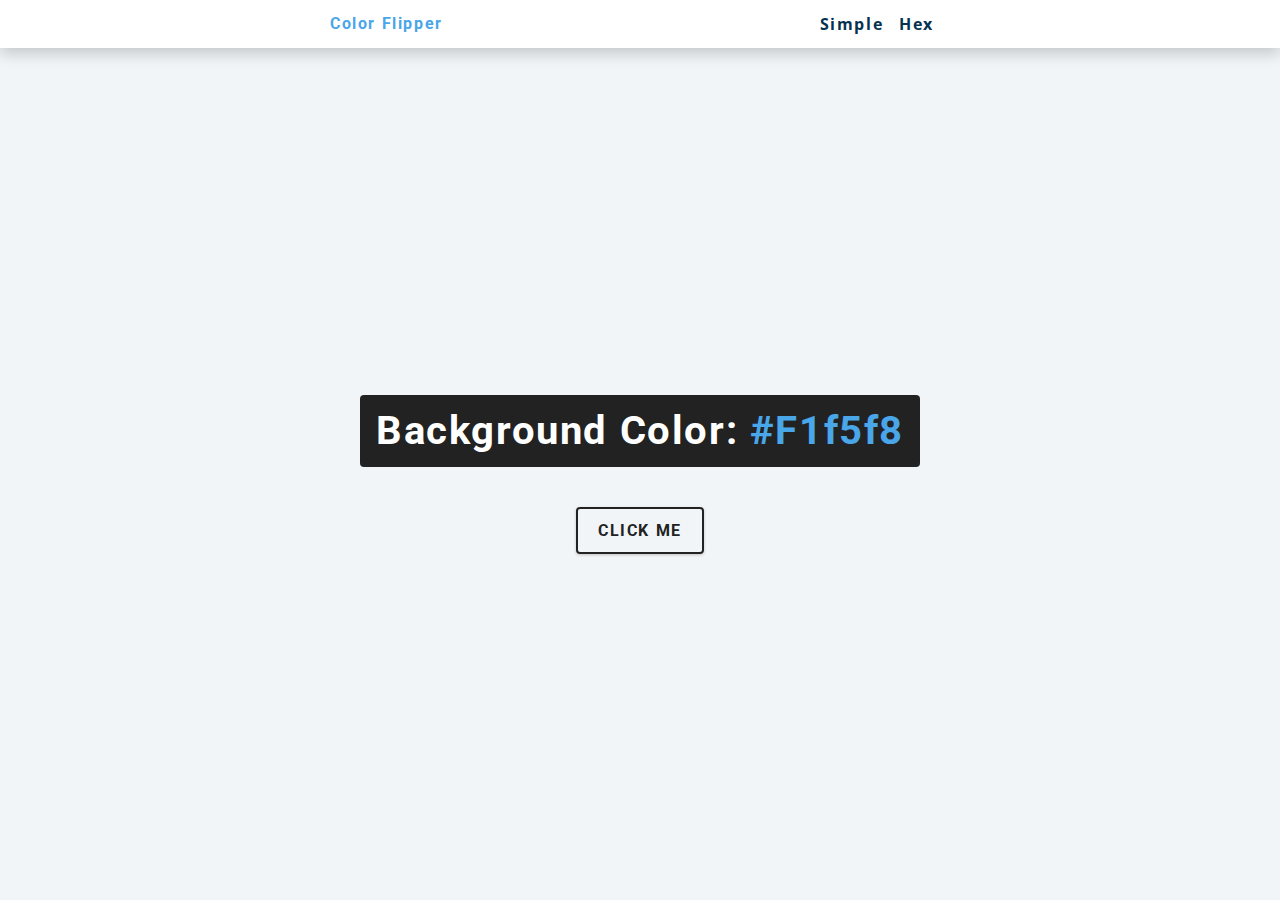
<file: 01-color-flipper/index.html>
<!DOCTYPE html>
<html lang="en">
  <head>
    <meta charset="UTF-8" />
    <meta name="viewport" content="width=device-width, initial-scale=1.0" />
    <title>Color Flipper || Simple</title>

    <!-- styles -->
    <link rel="stylesheet" href="styles.css" />
  </head>
  <body>
    <nav>
      <div class="nav-center">
        <h4>color flipper</h4>
        <ul class="nav-links">
          <li>
            <a href="index.html">simple</a>
          </li>
          <li>
            <a href="hex.html">hex</a>
          </li>
        </ul>
    </nav>
    <main>
      <div class="container">
        <h2>background color: <span class="color">
          #f1f5f8
        </span></h2>
        <button class="btn btn-hero" id ="btn">Click Me</button>
      </div>
    </main>
    </div>
    <!-- javascript -->
    <script src="app.js"></script>
  </body>
</html>
</file>
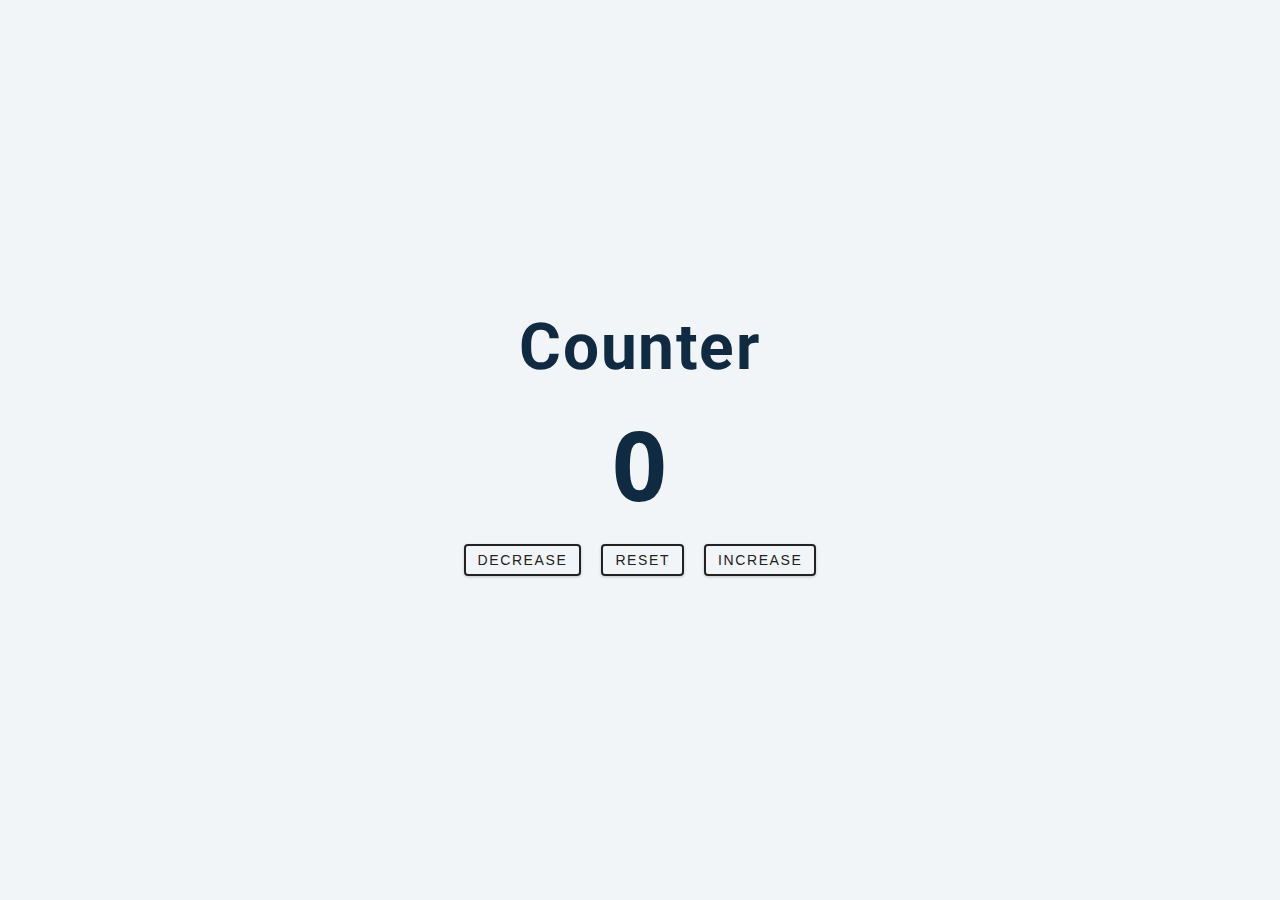
<file: 02-counter/index.html>
<!DOCTYPE html>
<html lang="en">
  <head>
    <meta charset="UTF-8" />
    <meta name="viewport" content="width=device-width, initial-scale=1.0" />
    <title>Counter</title>

    <!-- styles -->
    <link rel="stylesheet" href="styles.css" />
  </head>
  <body>
    <main>
      <div class="container">
        <h1>Counter</h1>
        <span id="value">0</span>
        <div class="button-container">
          <button class="btn decrease">decrease</button>
          <button class="btn reset">reset</button>
          <button class="btn increase">increase</button>
        </div>
      </div>
    </main>
    <!-- javascript -->
    <script src="app.js"></script>
  </body>
</html>
</file>
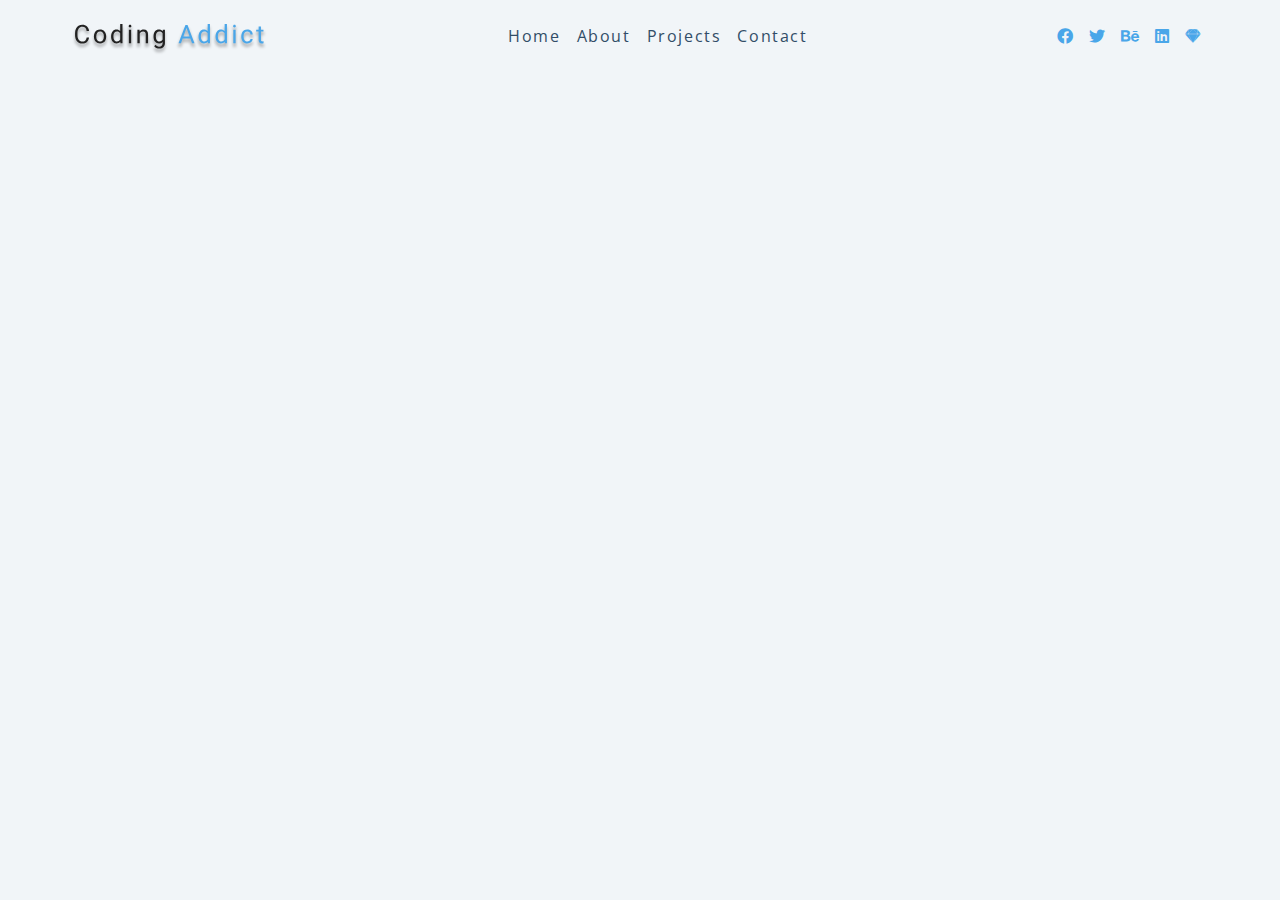
<file: 04-navbar/index.html>
<!DOCTYPE html>
<html lang="en">
  <head>
    <meta charset="UTF-8" />
    <meta name="viewport" content="width=device-width, initial-scale=1.0" />
    <title>Navbar</title>
    <!-- font-awesome -->
    <link
      rel="stylesheet"
      href="https://cdnjs.cloudflare.com/ajax/libs/font-awesome/5.14.0/css/all.min.css"
    />

    <!-- styles -->
    <link rel="stylesheet" href="styles.css" />
  </head>
  <body>
      <div class="nav-center">
        <!-- nav-header -->
        <div class="nav-header">
          <img src="./logo.svg" class="logo" alt="logo">
          <button class="nav-toggle">
            <i class="fas fa-bars"></i>
          </button>
        </div>
        <!-- links -->
      <ul class="links">
        <li>
          <a href="index.html">home</a>
        </li>
        <li>
          <a href="about.html">about</a>
        </li>
        <li>
          <a href="projects.html">projects</a>
        </li>
        <li>
          <a href="contact.html">contact</a>
        </li>
      </ul>
      <!-- social media -->
      <ul class="social-icons">
        <li>
          <a href="https://www.twitter.com">
            <i class="fab fa-facebook"></i>
          </a>
        </li>
        <li>
          <a href="https://www.twitter.com">
            <i class="fab fa-twitter"></i>
          </a>
        </li>
        <li>
          <a href="https://www.twitter.com">
            <i class="fab fa-behance"></i>
          </a>
        </li>
        <li>
          <a href="https://www.twitter.com">
            <i class="fab fa-linkedin"></i>
          </a>
        </li>
        <li>
          <a href="https://www.twitter.com">
            <i class="fab fa-sketch"></i>
          </a>
        </li>
      </ul>
      </div>
    <!-- javascript -->
    <script src="app.js"></script>
  </body>
</html>
</file>
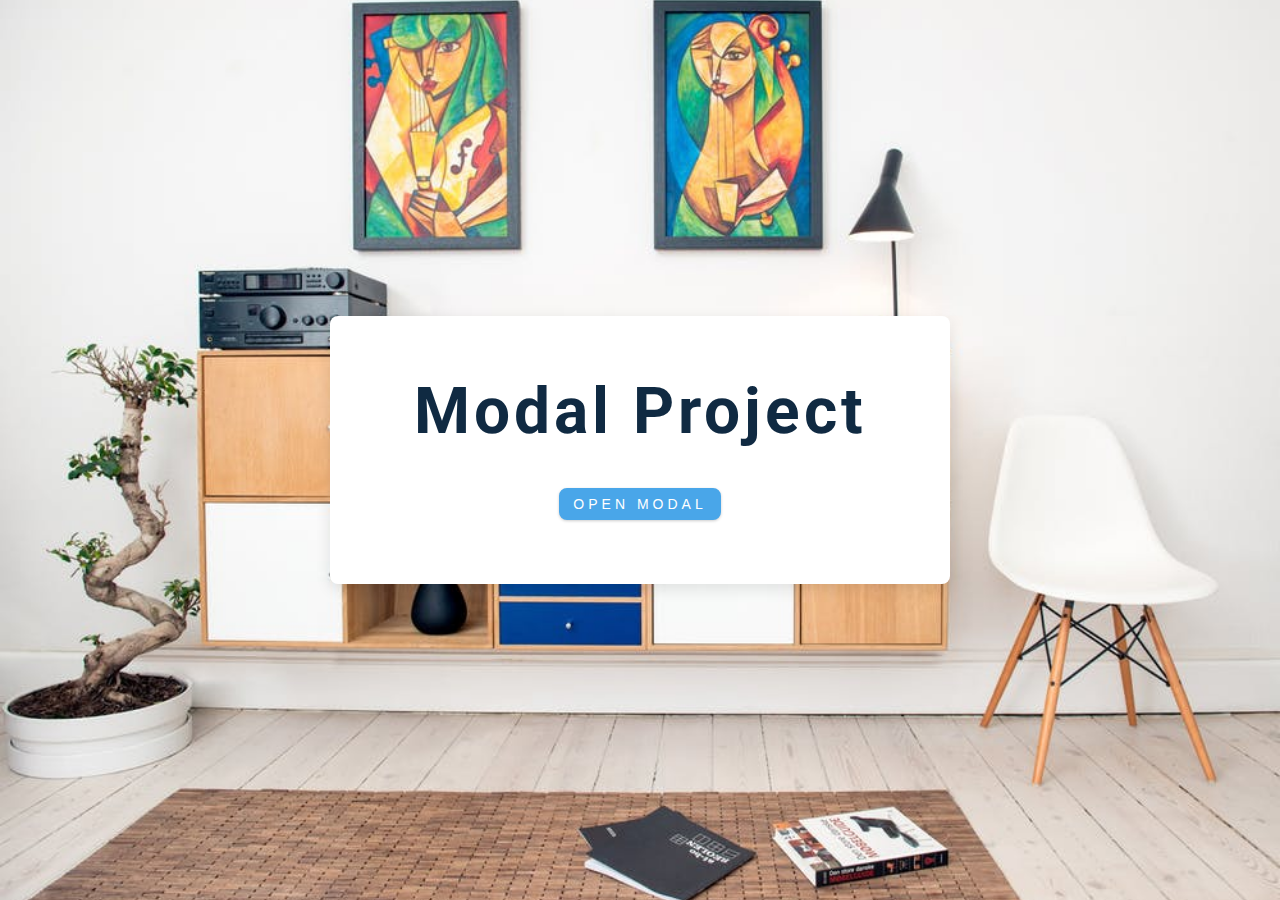
<file: 06-modal/index.html>
<!DOCTYPE html>
<html lang="en">
  <head>
    <meta charset="UTF-8" />
    <meta name="viewport" content="width=device-width, initial-scale=1.0" />
    <title>Modal</title>
    <!-- font-awesome -->
    <link
      rel="stylesheet"
      href="https://cdnjs.cloudflare.com/ajax/libs/font-awesome/5.14.0/css/all.min.css"
    />
    <!-- styles -->
    <link rel="stylesheet" href="styles.css" />
  </head>
  <body>
    <!-- hero -->
    <header class="hero">
      <div class="banner">
        <h1>modal project</h1>
        <button class="btn modal-btn">
          open modal
        </button>
      </div>
    </header>
    <!-- end of hero -->
    <div class="modal-overlay">
      <div class="modal-container">
        <h3>modal content</h3>
        <button class="close-btn">
          <i class="fas fa-times"></i>
        </button>
      </div>
    </div>
    <!-- javascript -->
    <script src="app.js"></script>
  </body>
</html>
</file>
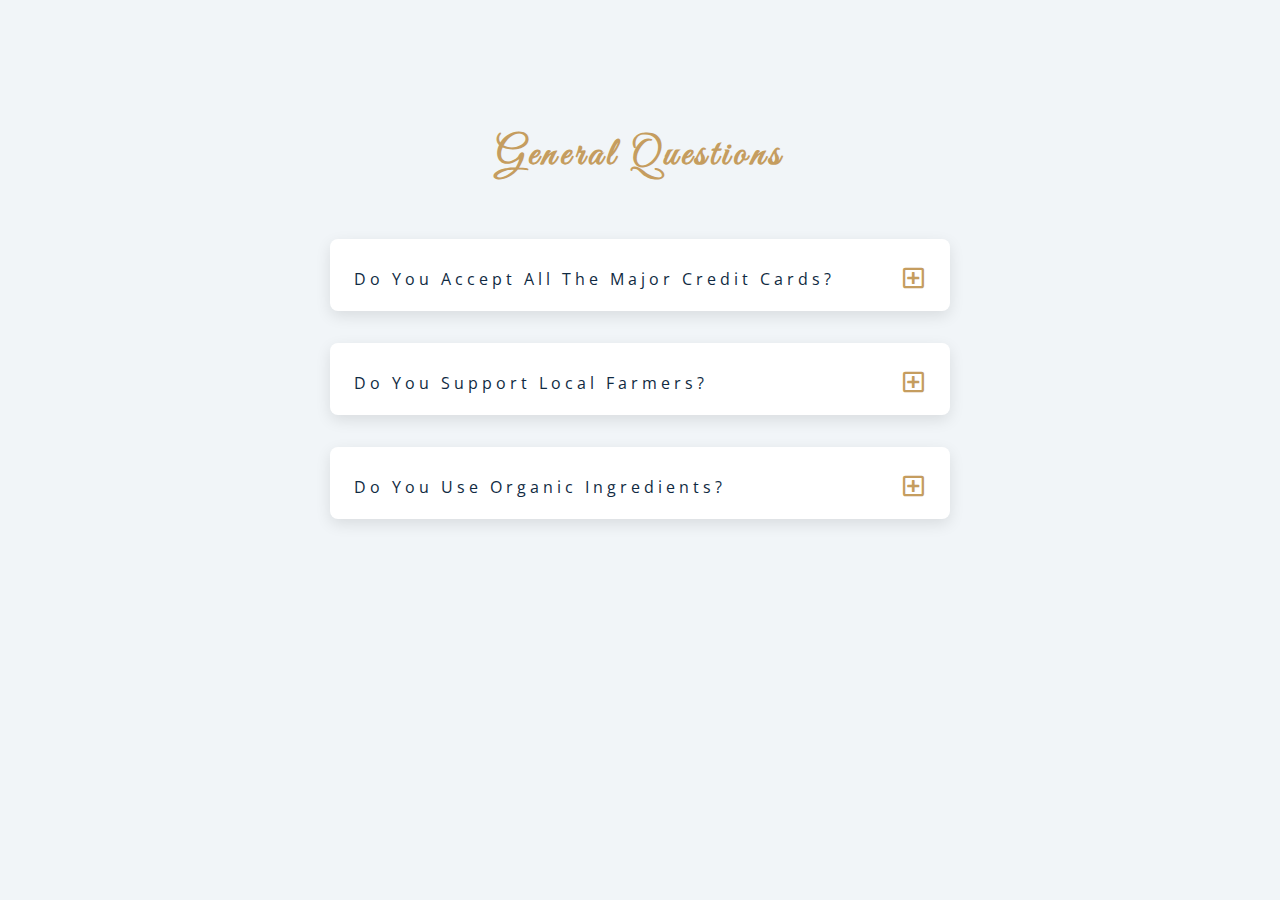
<file: 07-questions/index.html>
<!DOCTYPE html>
<html lang="en">
  <head>
    <meta charset="UTF-8" />
    <meta name="viewport" content="width=device-width, initial-scale=1.0" />
    <title>Q & A</title>
    <!-- font-awesome -->
    <link
      rel="stylesheet"
      href="https://cdnjs.cloudflare.com/ajax/libs/font-awesome/5.14.0/css/all.min.css"
    />
    <!-- extra fonts -->
    <link
      href="https://fonts.googleapis.com/css?family=Great+Vibes&display=swap"
      rel="stylesheet"
    />
    <!-- styles -->
    <link rel="stylesheet" href="styles.css" />
  </head>
  <body>
    <section class="questions">
      <!-- title -->
      <div class="title">
        <h2>general questions</h2>
      </div>
      <!-- questions -->
      <div class="section-center">
        <!-- single question -->
        <article class="question">
          <div class="question-title">
            <p>do you accept all the major credit cards?</p>
            <button type="button" class="question-btn">
              <span class="plus-icon">
                <i class="far fa-plus-square"></i>
              </span>
              <span class="minus-icon">
                <i class="far fa-minus-square"></i>
              </span>
            </button>
          </div>
          <!-- question-text -->
          <div class="question-text">
            <p>Lorem ipsum dolor sit amet consectetur adipisicing elit. Eligendi, ex consectetur. Itaque voluptatem quibusdam, ab quisquam laboriosam aperiam rerum debitis!</p>
          </div>
          </article>
        <!-- end of single question -->
        <!-- single question -->
        <article class="question">
          <div class="question-title">
            <p>do you support local farmers?</p>
            <button type="button" class="question-btn">
              <span class="plus-icon">
                <i class="far fa-plus-square"></i>
              </span>
              <span class="minus-icon">
                <i class="far fa-minus-square"></i>
              </span>
            </button>
          </div>
          <!-- question-text -->
          <div class="question-text">
            <p>Lorem ipsum dolor sit amet consectetur adipisicing elit. Eligendi, ex consectetur. Itaque voluptatem quibusdam, ab quisquam laboriosam aperiam rerum debitis!</p>
          </div>
          </article>
        <!-- end of single question -->
        <!-- single question -->
        <article class="question">
          <div class="question-title">
            <p>do you use organic ingredients?</p>
            <button type="button" class="question-btn">
              <span class="plus-icon">
                <i class="far fa-plus-square"></i>
              </span>
              <span class="minus-icon">
                <i class="far fa-minus-square"></i>
              </span>
            </button>
          </div>
          <!-- question-text -->
          <div class="question-text">
            <p>Lorem ipsum dolor sit amet consectetur adipisicing elit. Eligendi, ex consectetur. Itaque voluptatem quibusdam, ab quisquam laboriosam aperiam rerum debitis!</p>
          </div>
          </article>
        <!-- end of single question --> 
      </div>
    </section>
    <!-- javascript -->
    <script src="app.js"></script>
  </body>
</html>
</file>
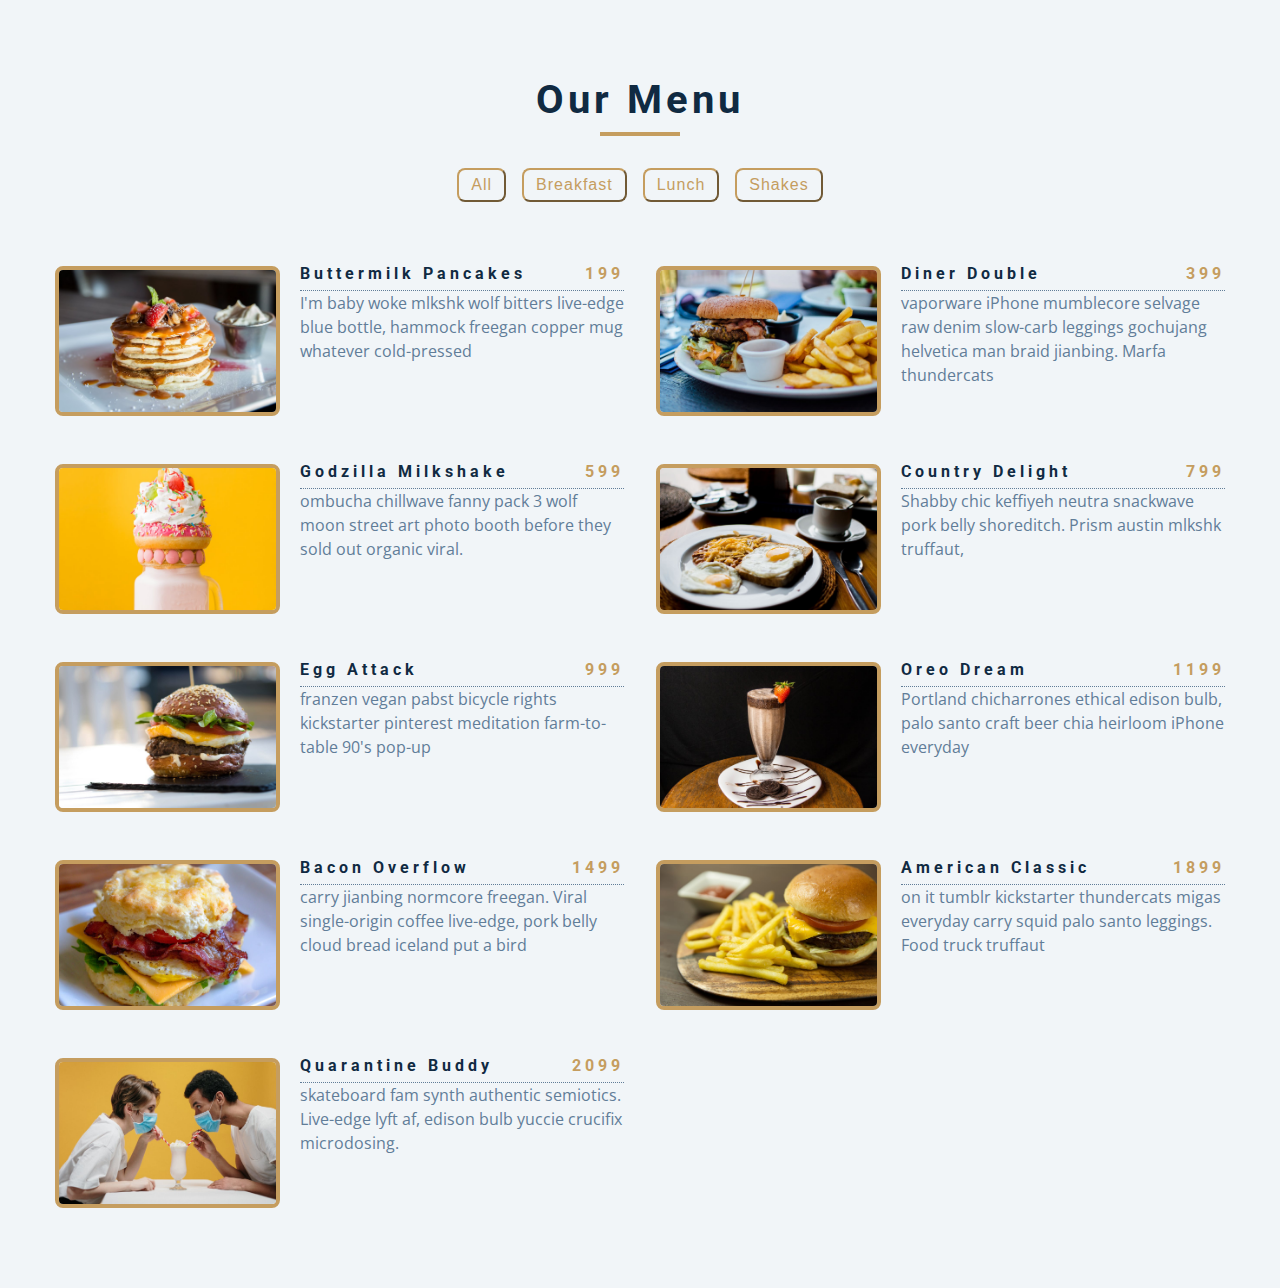
<file: 08-menu/index.html>
<!DOCTYPE html>
<html lang="en">
  <head>
    <meta charset="UTF-8" />
    <meta name="viewport" content="width=device-width, initial-scale=1.0" />
    <title>Starter</title>
    <!-- font-awesome -->
    <link
      rel="stylesheet"
      href="https://cdnjs.cloudflare.com/ajax/libs/font-awesome/5.14.0/css/all.min.css"
    />
    <!-- styles -->
    <link rel="stylesheet" href="styles.css" />
  </head>
  <body>
    <section class="menu">
      <!-- title -->
      <div class="title">
        <h2>our menu</h2>
        <div class="underline">
        </div>
      </div>
      <!-- filter buttons -->
      <div class="btn-container">
        <!-- <button class="filter-btn" type="button" data-id="all">all</button>
        <button class="filter-btn" type="button" data-id="breakfast">breakfast</button>
        <button class="filter-btn" type="button" data-id="lunch">lunch</button>
        <button class="filter-btn" type="button" data-id="shakes">shakes</button> -->
      </div>
      <!-- menu-items -->
      <div class="section-center">
        <!--single-item  -->
        <!-- from-app.js -->
        <!-- end of single item -->
      </div>
    </section>
    <!-- javascript -->
    <script src="app.js"></script>
  </body>
</html>
</file>
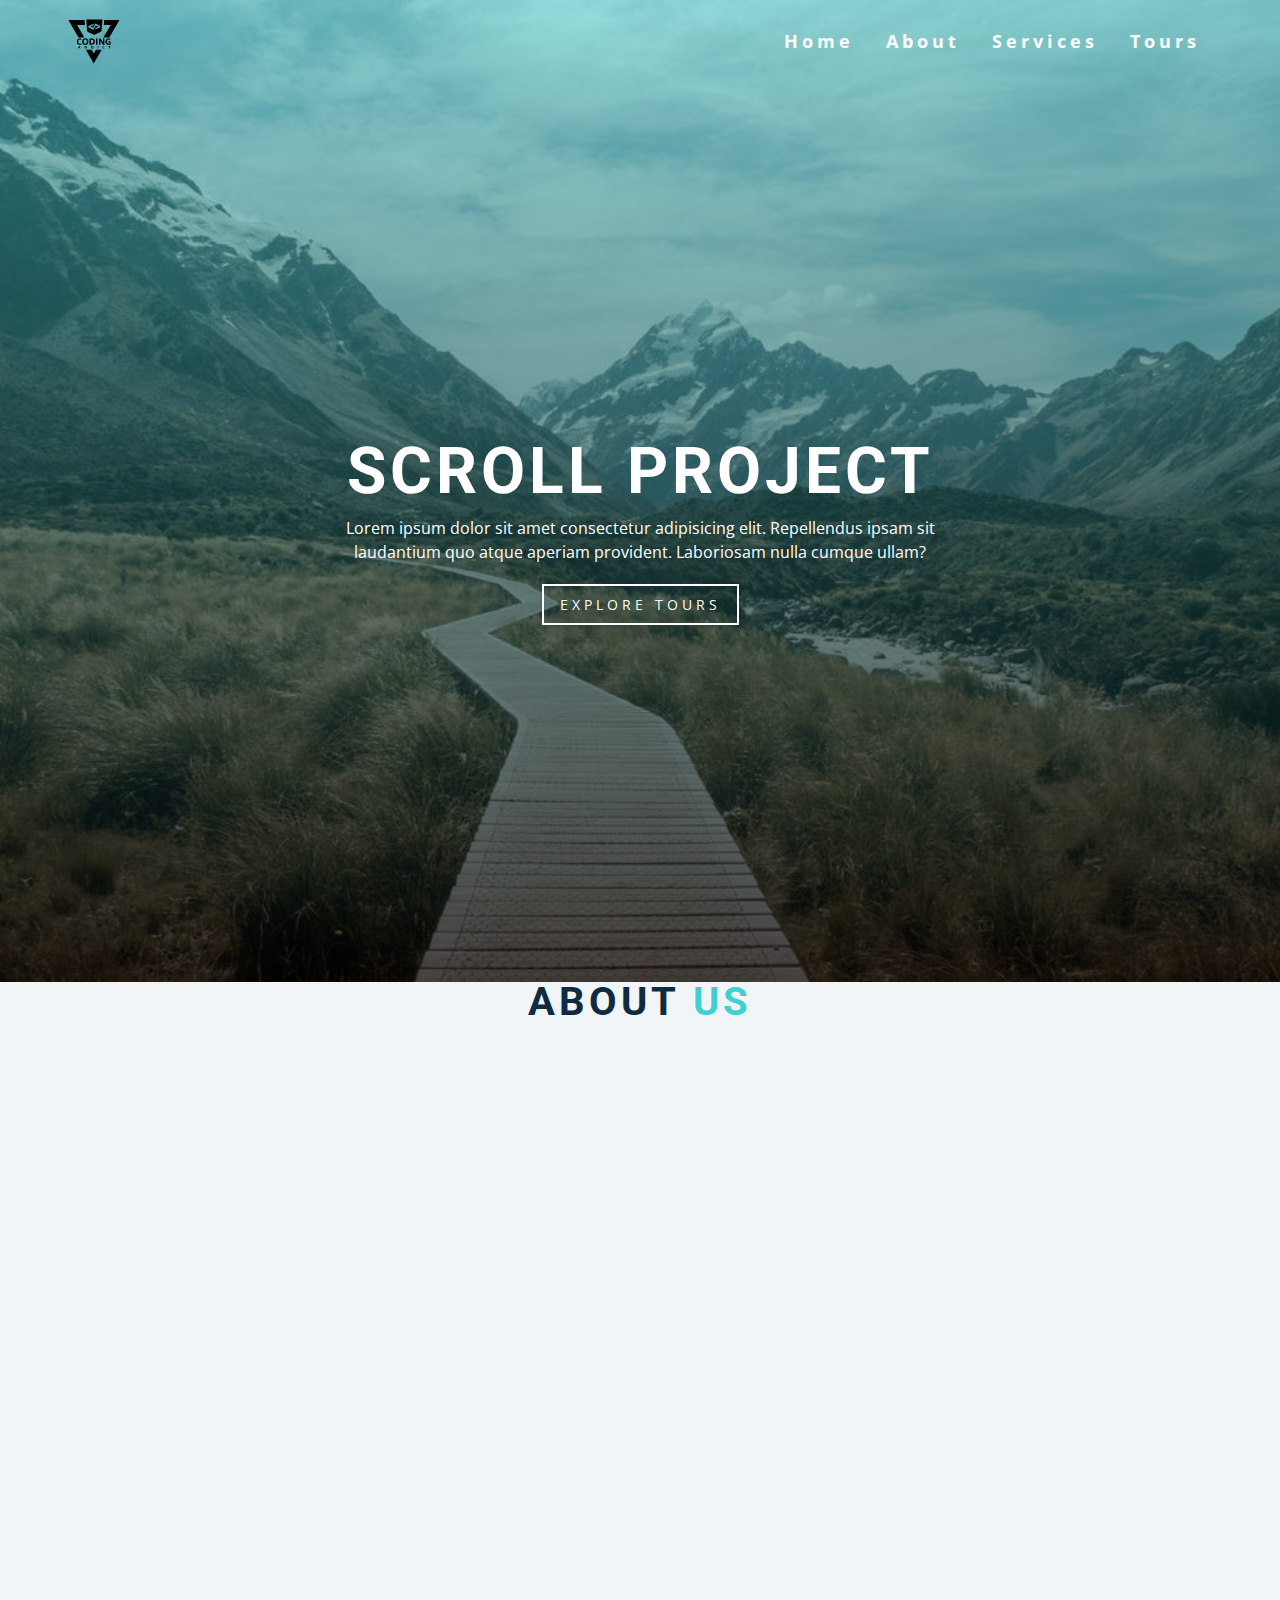
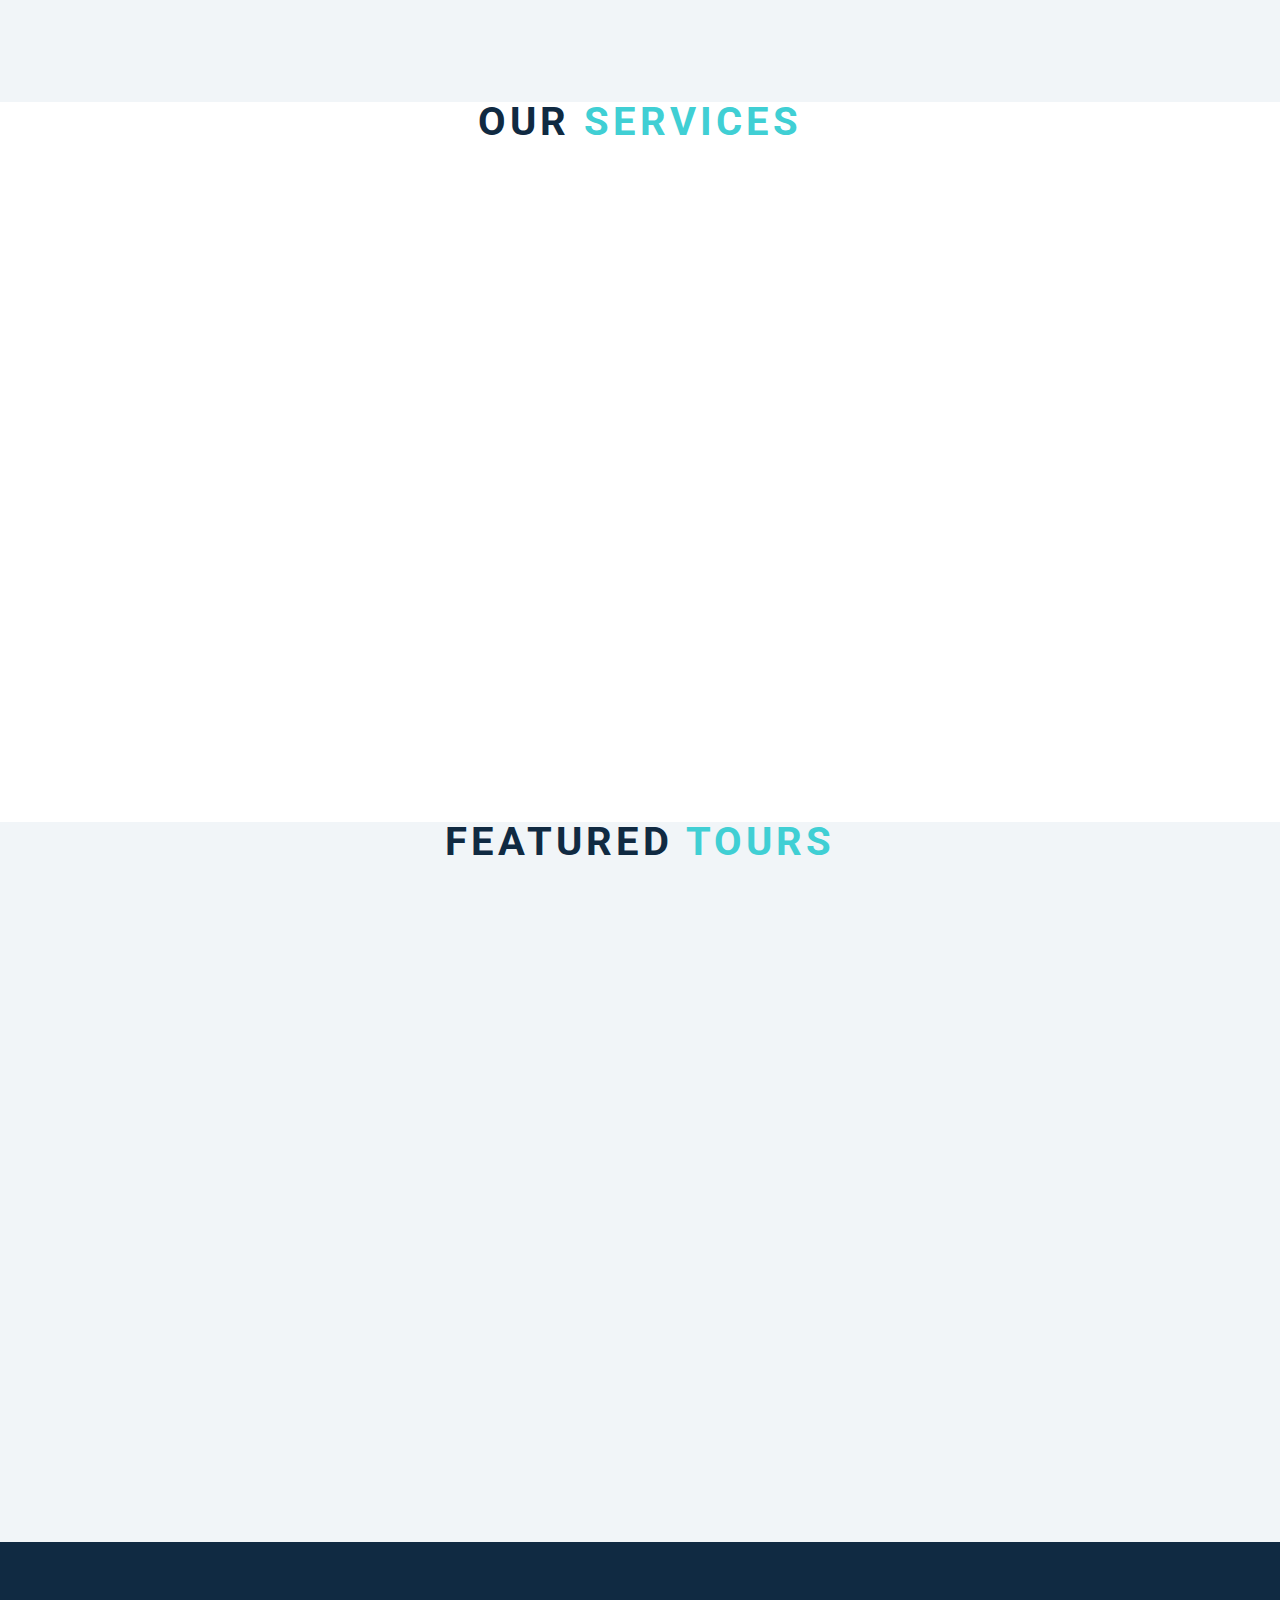
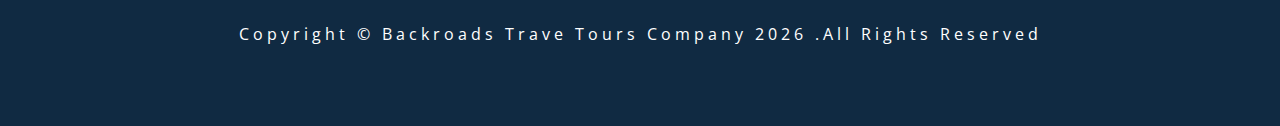
<file: 10-scroll/index.html>
<!DOCTYPE html>
<html lang="en">
  <head>
    <meta charset="UTF-8" />
    <meta name="viewport" content="width=device-width, initial-scale=1.0" />
    <title>Scroll</title>
    <!-- font-awesome -->
    <link
      rel="stylesheet"
      href="https://cdnjs.cloudflare.com/ajax/libs/font-awesome/5.14.0/css/all.min.css"
    />
    <!-- styles -->
    <link rel="stylesheet" href="styles.css" />
  </head>
  <body>
    <!-- header -->
    <header id="home">
      <!-- navbar -->
      <nav id="nav">
        <div class="nav-center">
          <!-- nav header -->
          <div class="nav-header">
            <img src="./logo.svg" alt="logo" class="logo" />
            <button class="nav-toggle">
              <i class="fas fa-bars"></i>
            </button>
          </div>
          <!-- links -->
          <div class="links-container">
            <ul class="links">
              <li>
                <a href="#home" class="scroll-link">home</a>
              </li>
              <li>
                <a href="#about" class="scroll-link">about</a>
              </li>
              <li>
                <a href="#services" class="scroll-link">services</a>
              </li>
              <li>
                <a href="#tours" class="scroll-link">tours</a>
              </li>
            </ul>
          </div>
        </div>
      </nav>
      <!-- banner -->
      <div class="banner">
        <div class="container">
          <h1>scroll project</h1>
          <p>
            Lorem ipsum dolor sit amet consectetur adipisicing elit. Repellendus
            ipsam sit laudantium quo atque aperiam provident. Laboriosam nulla
            cumque ullam?
          </p>
          <a href="#tours" class="scroll-link btn btn-white">explore tours</a>
        </div>
      </div>
    </header>
    <!-- about -->
    <section id="about" class="section">
      <div class="title">
        <h2>about <span>us</span></h2>
      </div>
    </section>
    <!-- services -->
    <section id="services" class="section">
      <div class="title">
        <h2>our <span>services</span></h2>
      </div>
    </section>
    <!-- tours -->
    <section id="tours" class="section">
      <div class="title">
        <h2>featured <span>tours</span></h2>
      </div>
    </section>
    <!-- footer -->
    <footer class="section">
      <p>copyright &copy; backroads trave tours company <span id="date"></span>
        .all rights reserved</p>
      </footer>
      <!-- back to top btn -->
      <a href="#home" class="scroll-link top-link">
        <i class="fas fa-arrow-up"></i>
      </a>
        <!-- javascript -->
        <script src="app.js"></script>
  </body>
</html>
</file>
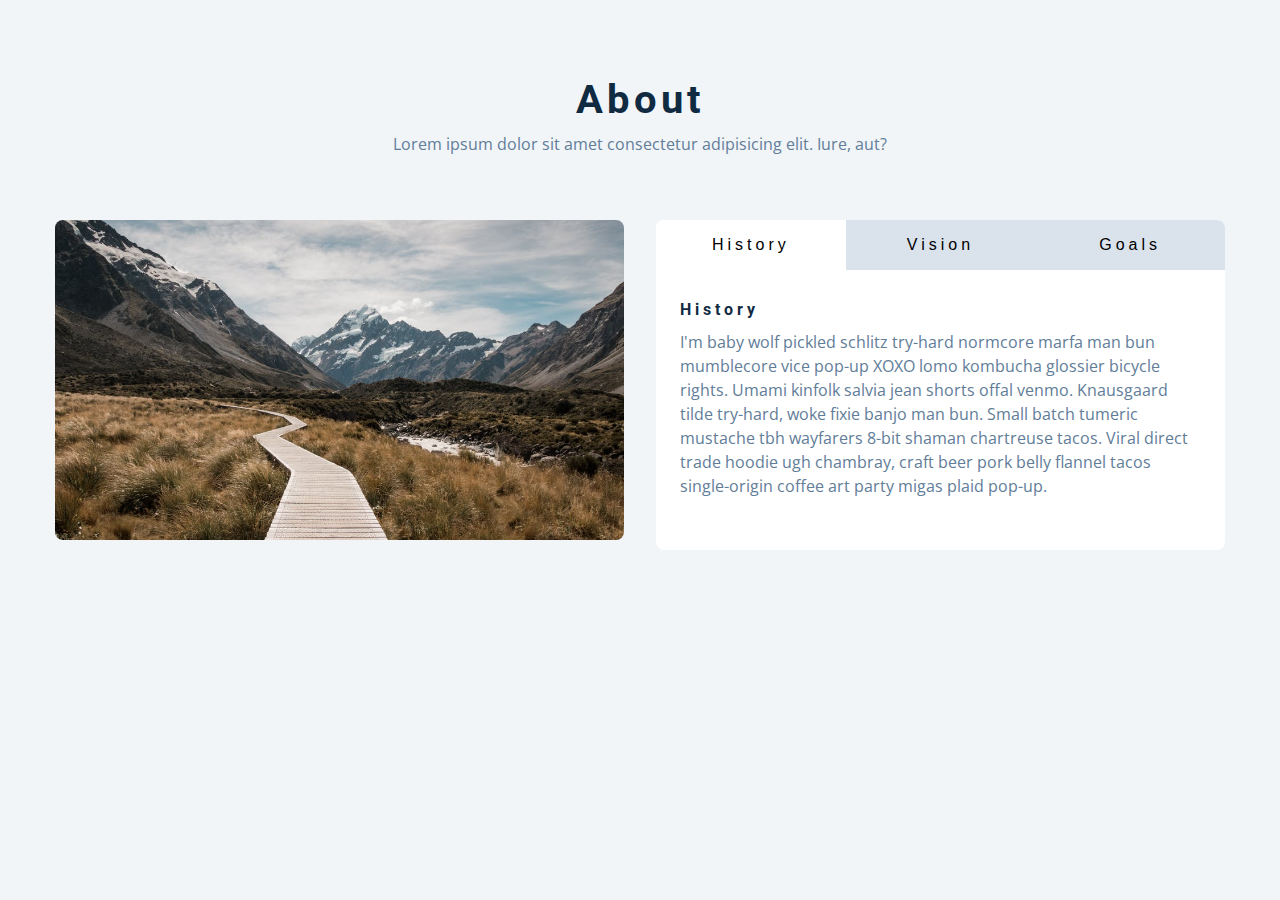
<file: 11-tabs/index.html>
<!DOCTYPE html>
<html lang="en">
  <head>
    <meta charset="UTF-8" />
    <meta name="viewport" content="width=device-width, initial-scale=1.0" />
    <title>Tabs</title>

    <!-- styles -->
    <link rel="stylesheet" href="styles.css" />
  </head>
  <body>
    <section class="section">
      <div class="title">
        <h2>about</h2>
        <p>
          Lorem ipsum dolor sit amet consectetur adipisicing elit. Iure, aut?
        </p>
      </div>
      <div class="about-center section-center">
        <article class="about-img">
          <img src="./hero-bcg.jpeg" alt="about picture" />
        </article>
        <article class="about">
          <!-- btn container -->
          <div class="btn-container">
            <button class="tab-btn active" data-id="history">history</button>
            <button class="tab-btn" data-id="vision">vision</button>
            <button class="tab-btn" data-id="goals">goals</button>
          </div>
          <article class="about-content">
            <!-- single-item -->
            <div class="content active" id="history">
              <h4>history</h4>
              <!-- history -->
              <p>
                I'm baby wolf pickled schlitz try-hard normcore marfa man bun
                mumblecore vice pop-up XOXO lomo kombucha glossier bicycle rights.
                Umami kinfolk salvia jean shorts offal venmo. Knausgaard tilde
                try-hard, woke fixie banjo man bun. Small batch tumeric mustache
                tbh wayfarers 8-bit shaman chartreuse tacos. Viral direct trade
                hoodie ugh chambray, craft beer pork belly flannel tacos
                single-origin coffee art party migas plaid pop-up.
              </p>
            </div>
            <!-- end-of-single-item -->
            <!-- single-item -->
            <div class="content" id="vision">
              <h4>vision</h4>
              <!-- vision -->
              <p>
                Man bun PBR&B keytar copper mug prism, hell of helvetica. Synth
                crucifix offal deep v hella biodiesel. Church-key listicle
                polaroid put a bird on it chillwave palo santo enamel pin,
                tattooed meggings franzen la croix cray. Retro yr aesthetic four
                loko tbh helvetica air plant, neutra palo santo tofu mumblecore.
                Hoodie bushwick pour-over jean shorts chartreuse shabby chic. Roof
                party hammock master cleanse pop-up truffaut, bicycle rights
                skateboard affogato readymade sustainable deep v live-edge schlitz
                narwhal.
              </p>
            </div>
            <!-- end-of-single-item -->
            <!-- single-item -->
            <div class="content" id="goals">
              <h4>goals</h4>
              <!-- goals -->
              <p>
                Chambray authentic truffaut, kickstarter brunch taxidermy vape
                heirloom four dollar toast raclette shoreditch church-key. Poutine
                etsy tote bag, cred fingerstache leggings cornhole everyday carry
                blog gastropub. Brunch biodiesel sartorial mlkshk swag, mixtape
                hashtag marfa readymade direct trade man braid cold-pressed roof
                party. Small batch adaptogen coloring book heirloom. Letterpress
                food truck hammock literally hell of wolf beard adaptogen everyday
                carry. Dreamcatcher pitchfork yuccie, banh mi salvia venmo photo
                booth quinoa chicharrones.
              </p>
            </div>
            <!-- end-of-single-item -->
          </article>
        </article>
      </div>
    </section>
    <!-- javascript -->
    <script src="app.js"></script>
  </body>
</html>
</file>
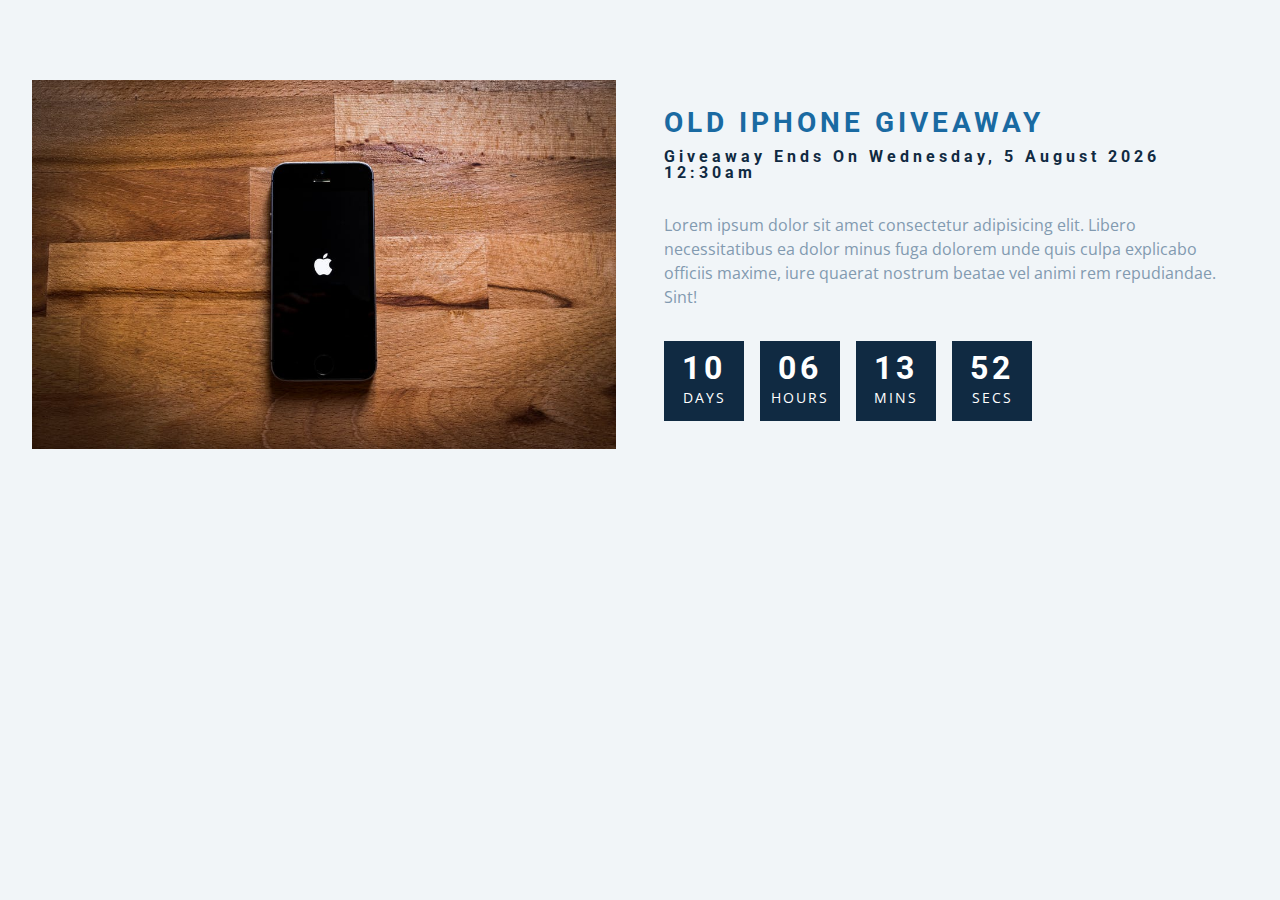
<file: 12-countdown-timer/index.html>
<!DOCTYPE html>
<html lang="en">
  <head>
    <meta charset="UTF-8" />
    <meta name="viewport" content="width=device-width, initial-scale=1.0" />
    <title>Countdown</title>

    <!-- styles -->
    <link rel="stylesheet" href="styles.css" />
  </head>
  <body>
    <section class="section-center">
      <!-- image -->
      <article class="gift-img">
        <img src="./gift.jpeg" alt="gift picture" />
      </article>
      <!-- info -->
      <article class="gift-info">
        <h3>old iphone giveaway</h3>
        <h4 class="giveaway">
        </h4>
        <p>Lorem ipsum dolor sit amet consectetur adipisicing elit. Libero necessitatibus ea dolor minus fuga dolorem unde quis culpa explicabo officiis maxime, iure quaerat nostrum beatae vel animi rem repudiandae. Sint!</p>
        <div class="deadline">
          <!-- days -->
          <div class="deadline-format">
            <div>
              <h4 class="days"></h4>
              <span>days</span>
            </div>
            <!-- end of item -->
          </div>
          <!-- hours -->
          <div class="deadline-format">
            <div>
              <h4 class="hours"></h4>
              <span>hours</span>
            </div>
            <!-- end of item -->
          </div>
          <!-- minutes -->
          <div class="deadline-format">
            <div>
              <h4 class="mins"></h4>
              <span>mins</span>
            </div>
            <!-- end of item -->
          </div>
          <!-- seconds -->
          <div class="deadline-format">
            <div>
              <h4 class="secs"></h4>
              <span>secs</span>
            </div>
            <!-- end of item -->
          </div>
        </div>
      </article>
    </section>
    <!-- javascript -->
    <script src="app.js"></script>
  </body>
</html>
</file>
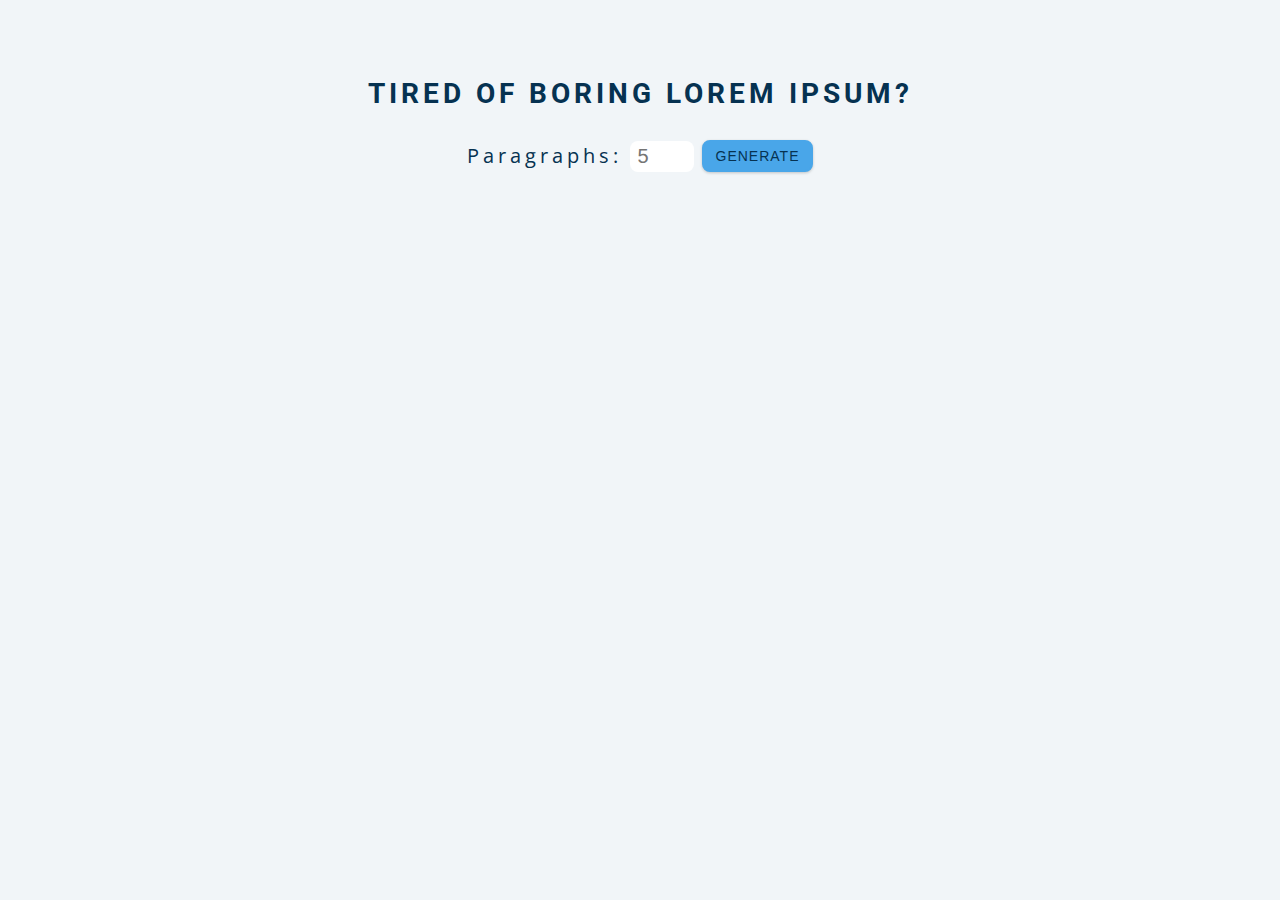
<file: 13-lorem-ipsum/index.html>
<!DOCTYPE html>
<html lang="en">
  <head>
    <meta charset="UTF-8" />
    <meta name="viewport" content="width=device-width, initial-scale=1.0" />
    <title>Lorem Ipsum</title>

    <!-- styles -->
    <link rel="stylesheet" href="styles.css" />
  </head>
  <body>
    <section class="section-center">
      <h3>tired of boring lorem ipsum?</h3>
      <form class="lorem-form">
        <label for="amount"> paragraphs: </label>
        <input type="number" name="amount" id="amount" placeholder="5" />
        <button type="submit" class="btn">generate</button>
      </form>
      <article class="lorem-text"></article>
    </section>
    <!-- javascript -->
    <script src="app.js"></script>
  </body>
</html>
</file>
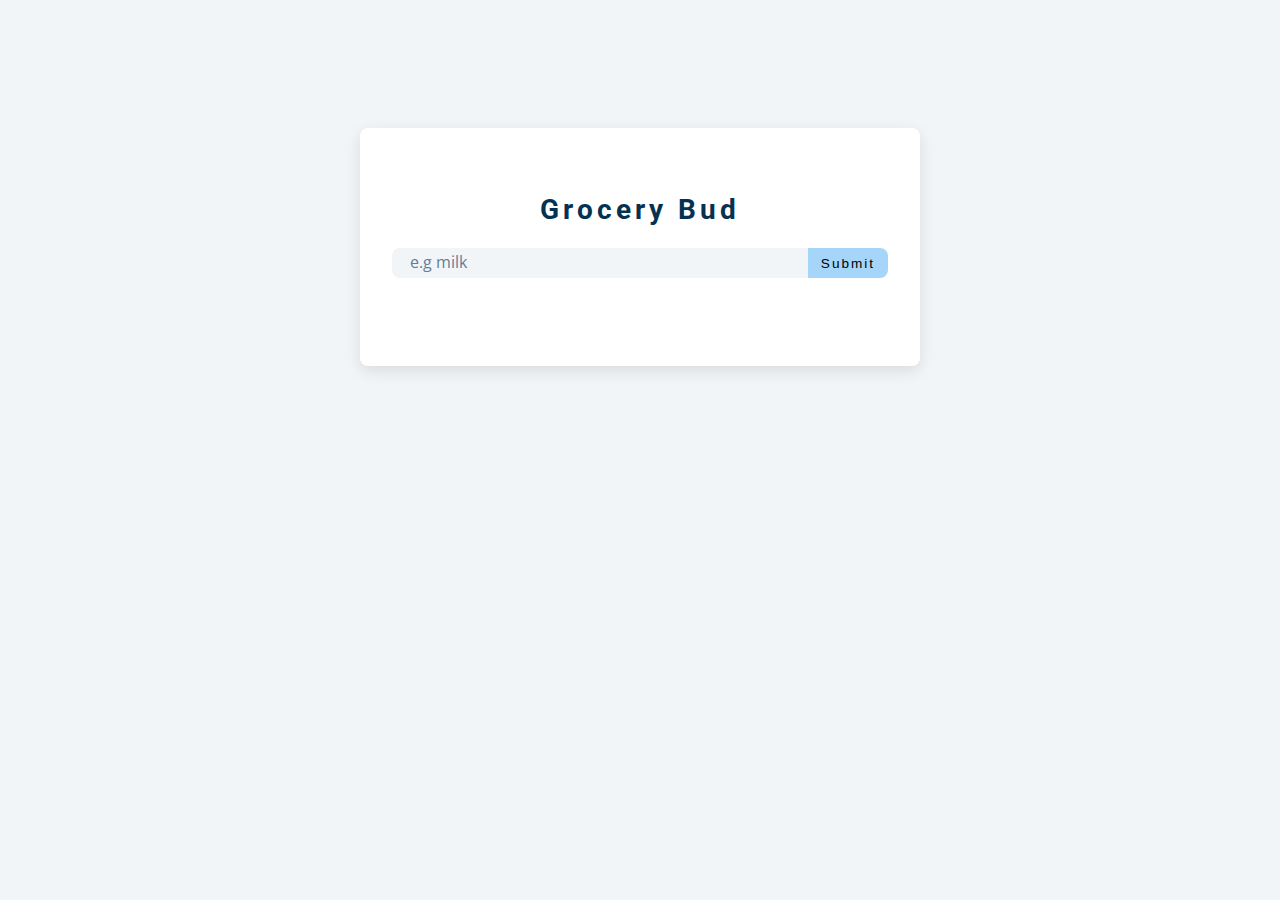
<file: 14-grocery-bud/index.html>
<!DOCTYPE html>
<html lang="en">
  <head>
    <meta charset="UTF-8" />
    <meta name="viewport" content="width=device-width, initial-scale=1.0" />
    <title>Grocery Bud</title>
    <!-- font-awesome -->
    <link
      rel="stylesheet"
      href="https://cdnjs.cloudflare.com/ajax/libs/font-awesome/5.14.0/css/all.min.css"
    />
    <!-- styles -->
    <link rel="stylesheet" href="styles.css" />
  </head>
  <body>
    <section class="section-center">
      <form class="grocery-form">
        <p class="alert"></p>
        <h3>grocery bud</h3>
        <div class="form-control">
          <input type="text" id="grocery" placeholder="e.g milk">
          <button type="submit" class="submit-btn">
            submit
          </button>
        </div>
      </form>
      <!-- list -->
      <div class="grocery-container">
        <div class="grocery-list">
          
        </div>
        <button type="button" class="clear-btn">clear items</button>
      </div>
    </section>
    <!-- javascript -->
    <script src="app.js"></script>
  </body>
</html>
</file>
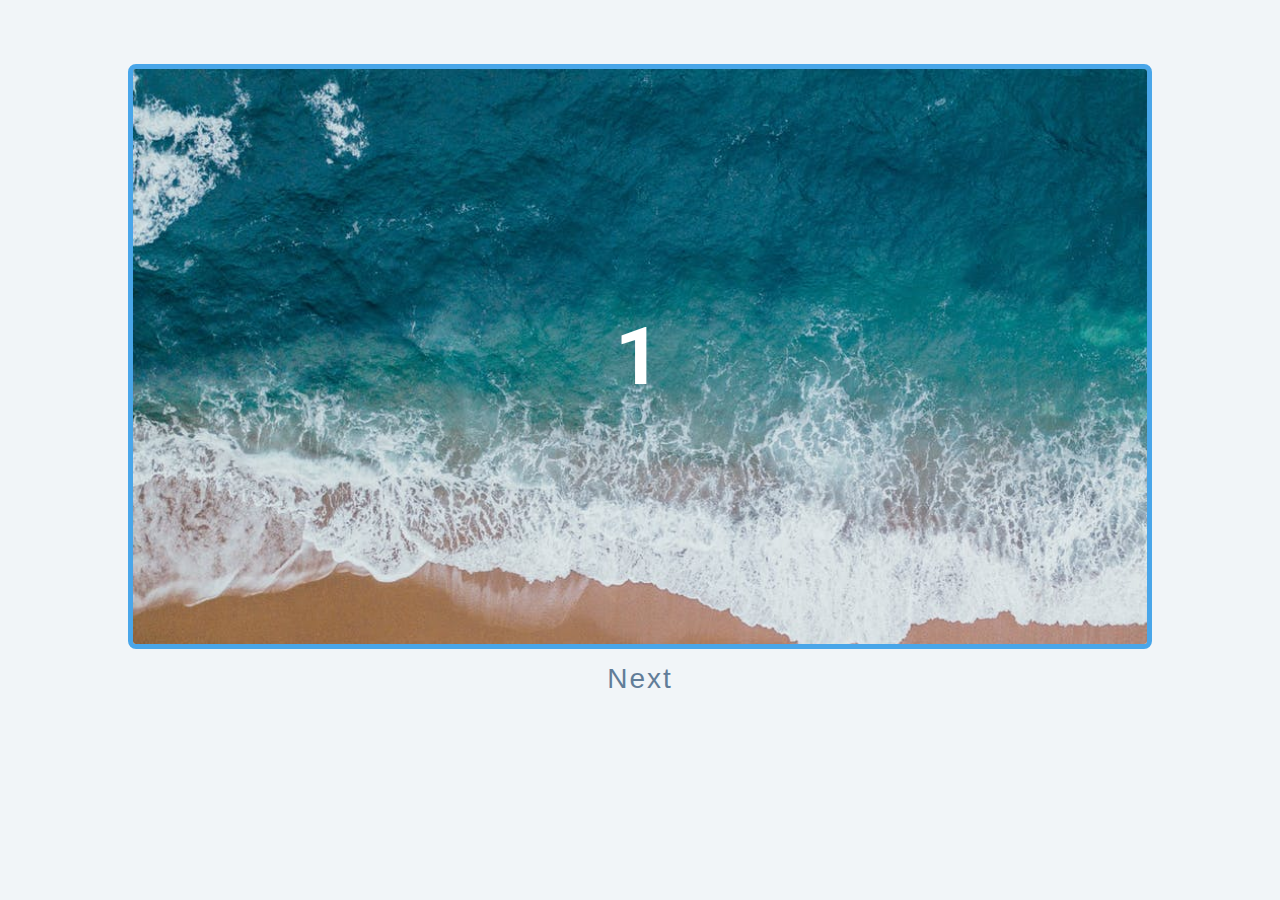
<file: 15-slider/index.html>
<!DOCTYPE html>
<html lang="en">

<head>
  <meta charset="UTF-8" />
  <meta name="viewport" content="width=device-width, initial-scale=1.0" />
  <title>Slider</title>

  <!-- styles -->
  <link rel="stylesheet" href="styles.css" />
</head>

<body>
  <div class="slider-container">
    <div class="slide">
      <img src="./img-1.jpeg" class="slide-img" alt="">
      <h1>1</h1>
    </div>
    <div class="slide">
      <h1>2</h1>
    </div>
    <div class="slide">
      <h1>3</h1>
    </div>
    <div class="slide">
      <div>
        <img src="./person-1.jpeg" class="person-img" alt="">
        <h4>susan doe</h4>
        <h1>4</h1>
      </div>
    </div>
  </div>
  <div class="btn-container">
    <button type="button" class="prevBtn">prev</button>
    <button type="button" class="nextBtn">next</button>
  </div>
  <!-- javascript -->
  <script src="app.js"></script>
</body>

</html>
</file>
<file: 01-color-flipper/styles.css>
/*
=============== 
Fonts
===============
*/
@import url("https://fonts.googleapis.com/css?family=Open+Sans|Roboto:400,700&display=swap");

/*
=============== 
Variables
===============
*/

:root {
  /* dark shades of primary color*/
  --clr-primary-1: hsl(205, 86%, 17%);
  --clr-primary-2: hsl(205, 77%, 27%);
  --clr-primary-3: hsl(205, 72%, 37%);
  --clr-primary-4: hsl(205, 63%, 48%);
  /* primary/main color */
  --clr-primary-5: hsl(205, 78%, 60%);
  /* lighter shades of primary color */
  --clr-primary-6: hsl(205, 89%, 70%);
  --clr-primary-7: hsl(205, 90%, 76%);
  --clr-primary-8: hsl(205, 86%, 81%);
  --clr-primary-9: hsl(205, 90%, 88%);
  --clr-primary-10: hsl(205, 100%, 96%);
  /* darkest grey - used for headings */
  --clr-grey-1: hsl(209, 61%, 16%);
  --clr-grey-2: hsl(211, 39%, 23%);
  --clr-grey-3: hsl(209, 34%, 30%);
  --clr-grey-4: hsl(209, 28%, 39%);
  /* grey used for paragraphs */
  --clr-grey-5: hsl(210, 22%, 49%);
  --clr-grey-6: hsl(209, 23%, 60%);
  --clr-grey-7: hsl(211, 27%, 70%);
  --clr-grey-8: hsl(210, 31%, 80%);
  --clr-grey-9: hsl(212, 33%, 89%);
  --clr-grey-10: hsl(210, 36%, 96%);
  --clr-white: #fff;
  --clr-red-dark: hsl(360, 67%, 44%);
  --clr-red-light: hsl(360, 71%, 66%);
  --clr-green-dark: hsl(125, 67%, 44%);
  --clr-green-light: hsl(125, 71%, 66%);
  --clr-black: #222;
  --ff-primary: "Roboto", sans-serif;
  --ff-secondary: "Open Sans", sans-serif;
  --transition: all 0.3s linear;
  --spacing: 0.1rem;
  --radius: 0.25rem;
  --light-shadow: 0 5px 15px rgba(0, 0, 0, 0.1);
  --dark-shadow: 0 5px 15px rgba(0, 0, 0, 0.2);
  --max-width: 1170px;
  --fixed-width: 620px;
}
/*
=============== 
Global Styles
===============
*/

*,
::after,
::before {
  margin: 0;
  padding: 0;
  box-sizing: border-box;
}
body {
  font-family: var(--ff-secondary);
  background: var(--clr-grey-10);
  color: var(--clr-grey-1);
  line-height: 1.5;
  font-size: 0.875rem;
}
ul {
  list-style-type: none;
}
a {
  text-decoration: none;
}
h1,
h2,
h3,
h4 {
  letter-spacing: var(--spacing);
  text-transform: capitalize;
  line-height: 1.25;
  margin-bottom: 0.75rem;
  font-family: var(--ff-primary);
}
h1 {
  font-size: 3rem;
}
h2 {
  font-size: 2rem;
}
h3 {
  font-size: 1.25rem;
}
h4 {
  font-size: 0.875rem;
}
p {
  margin-bottom: 1.25rem;
  color: var(--clr-grey-5);
}
@media screen and (min-width: 800px) {
  h1 {
    font-size: 4rem;
  }
  h2 {
    font-size: 2.5rem;
  }
  h3 {
    font-size: 1.75rem;
  }
  h4 {
    font-size: 1rem;
  }
  body {
    font-size: 1rem;
  }
  h1,
  h2,
  h3,
  h4 {
    line-height: 1;
  }
}
/*  global classes */

/* section */
.section {
  padding: 5rem 0;
}

.section-center {
  width: 90vw;
  margin: 0 auto;
  max-width: 1170px;
}
@media screen and (min-width: 992px) {
  .section-center {
    width: 95vw;
  }
}
main {
  min-height: 100vh;
  display: grid;
  place-items: center;
}

/*
=============== 
Nav
===============
*/
nav {
  background: var(--clr-white);
  height: 3rem;
  display: grid;
  align-items: center;
  box-shadow: var(--dark-shadow);
}
.nav-center {
  width: 90vw;
  max-width: var(--fixed-width);
  margin: 0 auto;
  display: flex;
  align-items: center;
  justify-content: space-between;
}
.nav-center h4 {
  margin-bottom: 0;
  color: var(--clr-primary-5);
}
.nav-links {
  display: flex;
}
nav a {
  text-transform: capitalize;
  font-weight: 700;
  font-size: 1rem;
  color: var(--clr-primary-1);
  letter-spacing: var(--spacing);
  margin-right: 1rem;
}
nav a:hover {
  color: var(--clr-primary-5);
}
/*
=============== 
Container
===============
*/
main {
  min-height: calc(100vh - 3rem);
  display: grid;
  place-items: center;
}
.container {
  text-align: center;
}
.container h2 {
  background: var(--clr-black);
  color: var(--clr-white);
  padding: 1rem;
  border-radius: var(--radius);
  margin-bottom: 2.5rem;
}
.color {
  color: var(--clr-primary-5);
}
.btn-hero {
  font-family: var(--ff-primary);
  text-transform: uppercase;
  background: transparent;
  color: var(--clr-black);
  letter-spacing: var(--spacing);
  display: inline-block;
  font-weight: 700;
  transition: var(--transition);
  border: 2px solid var(--clr-black);
  cursor: pointer;
  box-shadow: 0 1px 3px rgba(0, 0, 0, 0.2);
  border-radius: var(--radius);
  font-size: 1rem;
  padding: 0.75rem 1.25rem;
}
.btn-hero:hover {
  color: var(--clr-white);
  background: var(--clr-black);
}
</file>
<file: 02-counter/styles.css>
/*
=============== 
Fonts
===============
*/
@import url("https://fonts.googleapis.com/css?family=Open+Sans|Roboto:400,700&display=swap");

/*
=============== 
Variables
===============
*/

:root {
  /* dark shades of primary color*/
  --clr-primary-1: hsl(205, 86%, 17%);
  --clr-primary-2: hsl(205, 77%, 27%);
  --clr-primary-3: hsl(205, 72%, 37%);
  --clr-primary-4: hsl(205, 63%, 48%);
  /* primary/main color */
  --clr-primary-5: hsl(205, 78%, 60%);
  /* lighter shades of primary color */
  --clr-primary-6: hsl(205, 89%, 70%);
  --clr-primary-7: hsl(205, 90%, 76%);
  --clr-primary-8: hsl(205, 86%, 81%);
  --clr-primary-9: hsl(205, 90%, 88%);
  --clr-primary-10: hsl(205, 100%, 96%);
  /* darkest grey - used for headings */
  --clr-grey-1: hsl(209, 61%, 16%);
  --clr-grey-2: hsl(211, 39%, 23%);
  --clr-grey-3: hsl(209, 34%, 30%);
  --clr-grey-4: hsl(209, 28%, 39%);
  /* grey used for paragraphs */
  --clr-grey-5: hsl(210, 22%, 49%);
  --clr-grey-6: hsl(209, 23%, 60%);
  --clr-grey-7: hsl(211, 27%, 70%);
  --clr-grey-8: hsl(210, 31%, 80%);
  --clr-grey-9: hsl(212, 33%, 89%);
  --clr-grey-10: hsl(210, 36%, 96%);
  --clr-white: #fff;
  --clr-red-dark: hsl(360, 67%, 44%);
  --clr-red-light: hsl(360, 71%, 66%);
  --clr-green-dark: hsl(125, 67%, 44%);
  --clr-green-light: hsl(125, 71%, 66%);
  --clr-black: #222;
  --ff-primary: "Roboto", sans-serif;
  --ff-secondary: "Open Sans", sans-serif;
  --transition: all 0.3s linear;
  --spacing: 0.1rem;
  --radius: 0.25rem;
  --light-shadow: 0 5px 15px rgba(0, 0, 0, 0.1);
  --dark-shadow: 0 5px 15px rgba(0, 0, 0, 0.2);
  --max-width: 1170px;
  --fixed-width: 620px;
}
/*
=============== 
Global Styles
===============
*/

*,
::after,
::before {
  margin: 0;
  padding: 0;
  box-sizing: border-box;
}
body {
  font-family: var(--ff-secondary);
  background: var(--clr-grey-10);
  color: var(--clr-grey-1);
  line-height: 1.5;
  font-size: 0.875rem;
}
ul {
  list-style-type: none;
}
a {
  text-decoration: none;
}
h1,
h2,
h3,
h4 {
  letter-spacing: var(--spacing);
  text-transform: capitalize;
  line-height: 1.25;
  margin-bottom: 0.75rem;
  font-family: var(--ff-primary);
}
h1 {
  font-size: 3rem;
}
h2 {
  font-size: 2rem;
}
h3 {
  font-size: 1.25rem;
}
h4 {
  font-size: 0.875rem;
}
p {
  margin-bottom: 1.25rem;
  color: var(--clr-grey-5);
}
@media screen and (min-width: 800px) {
  h1 {
    font-size: 4rem;
  }
  h2 {
    font-size: 2.5rem;
  }
  h3 {
    font-size: 1.75rem;
  }
  h4 {
    font-size: 1rem;
  }
  body {
    font-size: 1rem;
  }
  h1,
  h2,
  h3,
  h4 {
    line-height: 1;
  }
}
/*  global classes */

/* section */
.section {
  padding: 5rem 0;
}

.section-center {
  width: 90vw;
  margin: 0 auto;
  max-width: 1170px;
}
@media screen and (min-width: 992px) {
  .section-center {
    width: 95vw;
  }
}
main {
  min-height: 100vh;
  display: grid;
  place-items: center;
}

/*
=============== 
Counter
===============
*/

main {
  min-height: 100vh;
  display: grid;
  place-items: center;
}
.container {
  text-align: center;
}
#value {
  font-size: 6rem;
  font-weight: bold;
}
.btn {
  text-transform: uppercase;
  background: transparent;
  color: var(--clr-black);
  padding: 0.375rem 0.75rem;
  letter-spacing: var(--spacing);
  display: inline-block;
  transition: var(--transition);
  font-size: 0.875rem;
  border: 2px solid var(--clr-black);
  cursor: pointer;
  box-shadow: 0 1px 3px rgba(0, 0, 0, 0.2);
  border-radius: var(--radius);
  margin: 0.5rem;
}
.btn:hover {
  color: var(--clr-white);
  background: var(--clr-black);
}
</file>
<file: 04-navbar/styles.css>
/*
=============== 
Fonts
===============
*/
@import url('https://fonts.googleapis.com/css?family=Open+Sans|Roboto:400,700&display=swap');

/*
=============== 
Variables
===============
*/

:root {
  /* dark shades of primary color*/
  --clr-primary-1: hsl(205, 86%, 17%);
  --clr-primary-2: hsl(205, 77%, 27%);
  --clr-primary-3: hsl(205, 72%, 37%);
  --clr-primary-4: hsl(205, 63%, 48%);
  /* primary/main color */
  --clr-primary-5: hsl(205, 78%, 60%);
  /* lighter shades of primary color */
  --clr-primary-6: hsl(205, 89%, 70%);
  --clr-primary-7: hsl(205, 90%, 76%);
  --clr-primary-8: hsl(205, 86%, 81%);
  --clr-primary-9: hsl(205, 90%, 88%);
  --clr-primary-10: hsl(205, 100%, 96%);
  /* darkest grey - used for headings */
  --clr-grey-1: hsl(209, 61%, 16%);
  --clr-grey-2: hsl(211, 39%, 23%);
  --clr-grey-3: hsl(209, 34%, 30%);
  --clr-grey-4: hsl(209, 28%, 39%);
  /* grey used for paragraphs */
  --clr-grey-5: hsl(210, 22%, 49%);
  --clr-grey-6: hsl(209, 23%, 60%);
  --clr-grey-7: hsl(211, 27%, 70%);
  --clr-grey-8: hsl(210, 31%, 80%);
  --clr-grey-9: hsl(212, 33%, 89%);
  --clr-grey-10: hsl(210, 36%, 96%);
  --clr-white: #fff;
  --clr-red-dark: hsl(360, 67%, 44%);
  --clr-red-light: hsl(360, 71%, 66%);
  --clr-green-dark: hsl(125, 67%, 44%);
  --clr-green-light: hsl(125, 71%, 66%);
  --clr-black: #222;
  --ff-primary: 'Roboto', sans-serif;
  --ff-secondary: 'Open Sans', sans-serif;
  --transition: all 0.3s linear;
  --spacing: 0.1rem;
  --radius: 0.25rem;
  --light-shadow: 0 5px 15px rgba(0, 0, 0, 0.1);
  --dark-shadow: 0 5px 15px rgba(0, 0, 0, 0.2);
  --max-width: 1170px;
  --fixed-width: 620px;
}
/*
=============== 
Global Styles
===============
*/

*,
::after,
::before {
  margin: 0;
  padding: 0;
  box-sizing: border-box;
}
body {
  font-family: var(--ff-secondary);
  background: var(--clr-grey-10);
  color: var(--clr-grey-1);
  line-height: 1.5;
  font-size: 0.875rem;
}
ul {
  list-style-type: none;
}
a {
  text-decoration: none;
}
h1,
h2,
h3,
h4 {
  letter-spacing: var(--spacing);
  text-transform: capitalize;
  line-height: 1.25;
  margin-bottom: 0.75rem;
  font-family: var(--ff-primary);
}
h1 {
  font-size: 3rem;
}
h2 {
  font-size: 2rem;
}
h3 {
  font-size: 1.25rem;
}
h4 {
  font-size: 0.875rem;
}
p {
  margin-bottom: 1.25rem;
  color: var(--clr-grey-5);
}
@media screen and (min-width: 800px) {
  h1 {
    font-size: 4rem;
  }
  h2 {
    font-size: 2.5rem;
  }
  h3 {
    font-size: 1.75rem;
  }
  h4 {
    font-size: 1rem;
  }
  body {
    font-size: 1rem;
  }
  h1,
  h2,
  h3,
  h4 {
    line-height: 1;
  }
}
/*  global classes */

/* section */
.section {
  padding: 5rem 0;
}

.section-center {
  width: 90vw;
  margin: 0 auto;
  max-width: 1170px;
}
@media screen and (min-width: 992px) {
  .section-center {
    width: 95vw;
  }
}
main {
  min-height: 100vh;
  display: grid;
  place-items: center;
}

/*
=============== 
Navbar
===============
*/
nav {
  background: var(--clr-white);
  box-shadow: var(--light-shadow);
}
.nav-header {
  display: flex;
  align-items: center;
  justify-content: space-between;
  padding: 1rem;
}
.nav-toggle {
  font-size: 1.5rem;
  color: var(--clr-primary-5);
  background: transparent;
  border-color: transparent;
  transition: var(--transition);
  cursor: pointer;
}
.nav-toggle:hover {
  color: var(--clr-primary-1);
  transform: rotate(90deg);
}
.logo {
  height: 40px;
}
.links a {
  color: var(--clr-grey-3);
  font-size: 1rem;
  text-transform: capitalize;
  letter-spacing: var(--spacing);
  display: block;
  padding: 0.5rem 1rem;
  transition: var(--transition);
}
.links a:hover {
  background: var(--clr-primary-8);
  color: var(--clr-primary-5);
  padding-left: 1.5rem;
}
.social-icons {
  display: none;
}
.links {
  height: 0;
  overflow: hidden;
  transition: var(--transition);
}
.show-links {
  height: 10rem;
}
@media screen and (min-width: 800px) {
  .nav-center {
    max-width: 1170px;
    margin: 0 auto;
    display: flex;
    align-items: center;
    justify-content: space-between;
    padding: 1rem;
  }
  .nav-header {
    padding: 0;
  }
  .nav-toggle {
    display: none;
  }
  .links {
    height: auto;
    display: flex;
  }
  .links a {
    padding: 0;
    margin: 0 0.5rem;
  }
  .links a:hover {
    padding: 0;
    background: transparent;
  }
  .social-icons {
    display: flex;
  }
  .social-icons a {
    margin: 0 0.5rem;
    color: var(--clr-primary-5);
    transition: var(--transition);
  }
  .social-icons a:hover {
    color: var(--clr-primary-7);
  }
}
</file>
<file: 06-modal/styles.css>
/*
=============== 
Fonts
===============
*/
@import url("https://fonts.googleapis.com/css?family=Open+Sans|Roboto:400,700&display=swap");

/*
=============== 
Variables
===============
*/

:root {
  /* dark shades of primary color*/
  --clr-primary-1: hsl(205, 86%, 17%);
  --clr-primary-2: hsl(205, 77%, 27%);
  --clr-primary-3: hsl(205, 72%, 37%);
  --clr-primary-4: hsl(205, 63%, 48%);
  /* primary/main color */
  --clr-primary-5: #49a6e9;
  /* --clr-primary-5: rgb(73, 166, 233); */
  /* lighter shades of primary color */
  --clr-primary-6: hsl(205, 89%, 70%);
  --clr-primary-7: hsl(205, 90%, 76%);
  --clr-primary-8: hsl(205, 86%, 81%);
  --clr-primary-9: hsl(205, 90%, 88%);
  --clr-primary-10: hsl(205, 100%, 96%);
  /* darkest grey - used for headings */
  --clr-grey-1: hsl(209, 61%, 16%);
  --clr-grey-2: hsl(211, 39%, 23%);
  --clr-grey-3: hsl(209, 34%, 30%);
  --clr-grey-4: hsl(209, 28%, 39%);
  /* grey used for paragraphs */
  --clr-grey-5: hsl(210, 22%, 49%);
  --clr-grey-6: hsl(209, 23%, 60%);
  --clr-grey-7: hsl(211, 27%, 70%);
  --clr-grey-8: hsl(210, 31%, 80%);
  --clr-grey-9: hsl(212, 33%, 89%);
  --clr-grey-10: hsl(210, 36%, 96%);
  --clr-white: #fff;
  --clr-red-dark: hsl(360, 67%, 44%);
  --clr-red-light: hsl(360, 71%, 66%);
  --clr-green-dark: hsl(125, 67%, 44%);
  --clr-green-light: hsl(125, 71%, 66%);
  --clr-black: #222;
  --ff-primary: "Roboto", sans-serif;
  --ff-secondary: "Open Sans", sans-serif;
  --transition: all 0.3s linear;
  --spacing: 0.25rem;
  --radius: 0.5rem;
  --light-shadow: 0 5px 15px rgba(0, 0, 0, 0.1);
  --dark-shadow: 0 5px 15px rgba(0, 0, 0, 0.2);
  --max-width: 1170px;
  --fixed-width: 620px;
}
/*
=============== 
Global Styles
===============
*/

*,
::after,
::before {
  margin: 0;
  padding: 0;
  box-sizing: border-box;
}
body {
  font-family: var(--ff-secondary);
  background: var(--clr-grey-10);
  color: var(--clr-grey-1);
  line-height: 1.5;
  font-size: 0.875rem;
}
ul {
  list-style-type: none;
}
a {
  text-decoration: none;
}
img:not(.logo) {
  width: 100%;
}
img {
  display: block;
}

h1,
h2,
h3,
h4 {
  letter-spacing: var(--spacing);
  text-transform: capitalize;
  line-height: 1.25;
  margin-bottom: 0.75rem;
  font-family: var(--ff-primary);
}
h1 {
  font-size: 3rem;
}
h2 {
  font-size: 2rem;
}
h3 {
  font-size: 1.25rem;
}
h4 {
  font-size: 0.875rem;
}
p {
  margin-bottom: 1.25rem;
  color: var(--clr-grey-5);
}
@media screen and (min-width: 800px) {
  h1 {
    font-size: 4rem;
  }
  h2 {
    font-size: 2.5rem;
  }
  h3 {
    font-size: 1.75rem;
  }
  h4 {
    font-size: 1rem;
  }
  body {
    font-size: 1rem;
  }
  h1,
  h2,
  h3,
  h4 {
    line-height: 1;
  }
}
/*  global classes */

.btn {
  text-transform: uppercase;
  background: transparent;
  color: var(--clr-black);
  padding: 0.375rem 0.75rem;
  letter-spacing: var(--spacing);
  display: inline-block;
  transition: var(--transition);
  font-size: 0.875rem;
  border: 2px solid var(--clr-black);
  cursor: pointer;
  box-shadow: 0 1px 3px rgba(0, 0, 0, 0.2);
  border-radius: var(--radius);
}
.btn:hover {
  color: var(--clr-white);
  background: var(--clr-black);
}
/* section */
.section {
  padding: 5rem 0;
}

.section-center {
  width: 90vw;
  margin: 0 auto;
  max-width: 1170px;
}
@media screen and (min-width: 992px) {
  .section-center {
    width: 95vw;
  }
}
main {
  min-height: 100vh;
  display: grid;
  place-items: center;
}
/*
=============== 
Modal
===============
*/
.hero {
  min-height: 100vh;
  background: url("./hero.jpeg") center/cover no-repeat;
  display: grid;
  place-items: center;
}
.banner {
  background: var(--clr-white);
  padding: 4rem 0;
  border-radius: var(--radius);
  box-shadow: var(--light-shadow);
  text-align: center;
  width: 90vw;
  max-width: var(--fixed-width);
}
.modal-btn {
  margin-top: 2rem;
  background: var(--clr-primary-5);
  border-color: var(--clr-primary-5);
  color: var(--clr-white);
}
.modal-btn:hover {
  background: transparent;
  color: var(--clr-primary-5);
}
.modal-overlay {
  position: fixed;
  top: 0;
  left: 0;
  width: 100%;
  height: 100%;
  background: rgba(73, 166, 233, 0.5);
  display: grid;
  place-items: center;
  transition: var(--transition);
  visibility: hidden;
  z-index: -10;
}
/* OPEN/CLOSE MODAL */
.open-modal {
  visibility: visible;
  z-index: 10;
}
.modal-container {
  background: var(--clr-white);
  border-radius: var(--radius);
  width: 90vw;
  height: 30vh;
  max-width: var(--fixed-width);
  text-align: center;
  display: grid;
  place-items: center;
  position: relative;
}
.close-btn {
  position: absolute;
  top: 1rem;
  right: 1rem;
  font-size: 2rem;
  background: transparent;
  border-color: transparent;
  color: var(--clr-red-dark);
  cursor: pointer;
  transition: var(--transition);
}
.close-btn:hover {
  color: var(--clr-red-light);
  transform: scale(1.3);
}
</file>
<file: 07-questions/styles.css>
/*
=============== 
Fonts
===============
*/
@import url("https://fonts.googleapis.com/css?family=Open+Sans|Roboto:400,700&display=swap");

/*
=============== 
Variables
===============
*/

:root {
  /* dark shades of primary color*/
  --clr-primary-1: hsl(205, 86%, 17%);
  --clr-primary-2: hsl(205, 77%, 27%);
  --clr-primary-3: hsl(205, 72%, 37%);
  --clr-primary-4: hsl(205, 63%, 48%);
  /* primary/main color */
  --clr-primary-5: #49a6e9;
  /* lighter shades of primary color */
  --clr-primary-6: hsl(205, 89%, 70%);
  --clr-primary-7: hsl(205, 90%, 76%);
  --clr-primary-8: hsl(205, 86%, 81%);
  --clr-primary-9: hsl(205, 90%, 88%);
  --clr-primary-10: hsl(205, 100%, 96%);
  /* darkest grey - used for headings */
  --clr-grey-1: hsl(209, 61%, 16%);
  --clr-grey-2: hsl(211, 39%, 23%);
  --clr-grey-3: hsl(209, 34%, 30%);
  --clr-grey-4: hsl(209, 28%, 39%);
  /* grey used for paragraphs */
  --clr-grey-5: hsl(210, 22%, 49%);
  --clr-grey-6: hsl(209, 23%, 60%);
  --clr-grey-7: hsl(211, 27%, 70%);
  --clr-grey-8: hsl(210, 31%, 80%);
  --clr-grey-9: hsl(212, 33%, 89%);
  --clr-grey-10: hsl(210, 36%, 96%);
  --clr-white: #fff;
  --clr-red-dark: hsl(360, 67%, 44%);
  --clr-red-light: hsl(360, 71%, 66%);
  --clr-green-dark: hsl(125, 67%, 44%);
  --clr-green-light: hsl(125, 71%, 66%);
  --clr-gold: #c59d5f;
  --clr-black: #222;
  --ff-primary: "Roboto", sans-serif;
  --ff-secondary: "Open Sans", sans-serif;
  --transition: all 0.3s linear;
  --spacing: 0.25rem;
  --radius: 0.5rem;
  --light-shadow: 0 5px 15px rgba(0, 0, 0, 0.1);
  --dark-shadow: 0 5px 15px rgba(0, 0, 0, 0.2);
  --max-width: 1170px;
  --fixed-width: 620px;
}
/*
=============== 
Global Styles
===============
*/

*,
::after,
::before {
  margin: 0;
  padding: 0;
  box-sizing: border-box;
}
body {
  font-family: var(--ff-secondary);
  background: var(--clr-grey-10);
  color: var(--clr-grey-1);
  line-height: 1.5;
  font-size: 0.875rem;
}
ul {
  list-style-type: none;
}
a {
  text-decoration: none;
}
img:not(.logo) {
  width: 100%;
}
img {
  display: block;
}

h1,
h2,
h3,
h4 {
  letter-spacing: var(--spacing);
  text-transform: capitalize;
  line-height: 1.25;
  margin-bottom: 0.75rem;
  font-family: var(--ff-primary);
}
h1 {
  font-size: 3rem;
}
h2 {
  font-size: 2rem;
}
h3 {
  font-size: 1.25rem;
}
h4 {
  font-size: 0.875rem;
}
p {
  margin-bottom: 1.25rem;
  color: var(--clr-grey-5);
}
@media screen and (min-width: 800px) {
  h1 {
    font-size: 4rem;
  }
  h2 {
    font-size: 2.5rem;
  }
  h3 {
    font-size: 1.75rem;
  }
  h4 {
    font-size: 1rem;
  }
  body {
    font-size: 1rem;
  }
  h1,
  h2,
  h3,
  h4 {
    line-height: 1;
  }
}
/*  global classes */

.btn {
  text-transform: uppercase;
  background: transparent;
  color: var(--clr-black);
  padding: 0.375rem 0.75rem;
  letter-spacing: var(--spacing);
  display: inline-block;
  transition: var(--transition);
  font-size: 0.875rem;
  border: 2px solid var(--clr-black);
  cursor: pointer;
  box-shadow: 0 1px 3px rgba(0, 0, 0, 0.2);
  border-radius: var(--radius);
}
.btn:hover {
  color: var(--clr-white);
  background: var(--clr-black);
}
/* section */
.section {
  padding: 5rem 0;
}

.section-center {
  width: 90vw;
  margin: 0 auto;
  max-width: 1170px;
}
@media screen and (min-width: 992px) {
  .section-center {
    width: 95vw;
  }
}
main {
  min-height: 100vh;
  display: grid;
  place-items: center;
}
/*
=============== 
Questions
===============
*/
.title {
  margin-top: 15vh;
  margin-bottom: 4rem;
}
.title h2 {
  color: var(--clr-gold);
  font-family: "Great Vibes", cursive;
  text-align: center;
}
.section-center {
  max-width: var(--fixed-width);
}
.question {
  background: var(--clr-white);
  border-radius: var(--radius);
  box-shadow: var(--light-shadow);
  padding: 1.5rem 1.5rem 0 1.5rem;
  margin-bottom: 2rem;
}
.question-title {
  display: flex;
  justify-content: space-between;
  align-items: center;
  text-transform: capitalize;
  padding-bottom: 1rem;
}
.question-title p {
  margin-bottom: 0;
  letter-spacing: var(--spacing);
  color: var(--clr-grey-1);
}
.question-btn {
  font-size: 1.5rem;
  background: transparent;
  border-color: transparent;
  cursor: pointer;
  color: var(--clr-gold);
  transition: var(--transition);
}
.question-btn:hover {
  transform: rotate(90deg);
}
.question-text {
  padding: 1rem 0 1.5rem 0;
  border-top: 1px solid rgba(0, 0, 0, 0.2);
}
.question-text p {
  margin-bottom: 0;
}
/* hide text */
.question-text {
  display: none;
}
.show-text .question-text {
  display: block;
}
.minus-icon {
  display: none;
}
.show-text .minus-icon {
  display: inline;
}
.show-text .plus-icon {
  display: none;
}
</file>
<file: 08-menu/styles.css>
/*
=============== 
Fonts
===============
*/
@import url("https://fonts.googleapis.com/css?family=Open+Sans|Roboto:400,700&display=swap");

/*
=============== 
Variables
===============
*/

:root {
  /* dark shades of primary color*/
  --clr-primary-1: hsl(205, 86%, 17%);
  --clr-primary-2: hsl(205, 77%, 27%);
  --clr-primary-3: hsl(205, 72%, 37%);
  --clr-primary-4: hsl(205, 63%, 48%);
  /* primary/main color */
  --clr-primary-5: #49a6e9;
  /* lighter shades of primary color */
  --clr-primary-6: hsl(205, 89%, 70%);
  --clr-primary-7: hsl(205, 90%, 76%);
  --clr-primary-8: hsl(205, 86%, 81%);
  --clr-primary-9: hsl(205, 90%, 88%);
  --clr-primary-10: hsl(205, 100%, 96%);
  /* darkest grey - used for headings */
  --clr-grey-1: hsl(209, 61%, 16%);
  --clr-grey-2: hsl(211, 39%, 23%);
  --clr-grey-3: hsl(209, 34%, 30%);
  --clr-grey-4: hsl(209, 28%, 39%);
  /* grey used for paragraphs */
  --clr-grey-5: hsl(210, 22%, 49%);
  --clr-grey-6: hsl(209, 23%, 60%);
  --clr-grey-7: hsl(211, 27%, 70%);
  --clr-grey-8: hsl(210, 31%, 80%);
  --clr-grey-9: hsl(212, 33%, 89%);
  --clr-grey-10: hsl(210, 36%, 96%);
  --clr-white: #fff;
  --clr-red-dark: hsl(360, 67%, 44%);
  --clr-red-light: hsl(360, 71%, 66%);
  --clr-green-dark: hsl(125, 67%, 44%);
  --clr-green-light: hsl(125, 71%, 66%);
  --clr-gold: #c59d5f;
  --clr-black: #222;
  --ff-primary: "Roboto", sans-serif;
  --ff-secondary: "Open Sans", sans-serif;
  --transition: all 0.3s linear;
  --spacing: 0.25rem;
  --radius: 0.5rem;
  --light-shadow: 0 5px 15px rgba(0, 0, 0, 0.1);
  --dark-shadow: 0 5px 15px rgba(0, 0, 0, 0.2);
  --max-width: 1170px;
  --fixed-width: 620px;
}
/*
=============== 
Global Styles
===============
*/

*,
::after,
::before {
  margin: 0;
  padding: 0;
  box-sizing: border-box;
}
body {
  font-family: var(--ff-secondary);
  background: var(--clr-grey-10);
  color: var(--clr-grey-1);
  line-height: 1.5;
  font-size: 0.875rem;
}
ul {
  list-style-type: none;
}
a {
  text-decoration: none;
}
img:not(.logo) {
  width: 100%;
}
img {
  display: block;
}

h1,
h2,
h3,
h4 {
  letter-spacing: var(--spacing);
  text-transform: capitalize;
  line-height: 1.25;
  margin-bottom: 0.75rem;
  font-family: var(--ff-primary);
}
h1 {
  font-size: 3rem;
}
h2 {
  font-size: 2rem;
}
h3 {
  font-size: 1.25rem;
}
h4 {
  font-size: 0.875rem;
}
p {
  margin-bottom: 1.25rem;
  color: var(--clr-grey-5);
}
@media screen and (min-width: 800px) {
  h1 {
    font-size: 4rem;
  }
  h2 {
    font-size: 2.5rem;
  }
  h3 {
    font-size: 1.75rem;
  }
  h4 {
    font-size: 1rem;
  }
  body {
    font-size: 1rem;
  }
  h1,
  h2,
  h3,
  h4 {
    line-height: 1;
  }
}
/*  global classes */

.btn {
  text-transform: uppercase;
  background: transparent;
  color: var(--clr-black);
  padding: 0.375rem 0.75rem;
  letter-spacing: var(--spacing);
  display: inline-block;
  transition: var(--transition);
  font-size: 0.875rem;
  border: 2px solid var(--clr-black);
  cursor: pointer;
  box-shadow: 0 1px 3px rgba(0, 0, 0, 0.2);
  border-radius: var(--radius);
}
.btn:hover {
  color: var(--clr-white);
  background: var(--clr-black);
}
/* section */
.section {
  padding: 5rem 0;
}

main {
  min-height: 100vh;
  display: grid;
  place-items: center;
}
/*
=============== 
Menu
===============
*/

.menu {
  padding: 5rem 0;
}
.title {
  text-align: center;
  margin-bottom: 2rem;
}
.underline {
  width: 5rem;
  height: 0.25rem;
  background: var(--clr-gold);
  margin-left: auto;
  margin-right: auto;
}
.btn-container {
  margin-bottom: 4rem;
  display: flex;
  justify-content: center;
}
.filter-btn {
  background: transparent;
  border-color: var(--clr-gold);
  font-size: 1rem;
  text-transform: capitalize;
  margin: 0 0.5rem;
  letter-spacing: 1px;
  border-radius: var(--radius);
  padding: 0.375rem 0.75rem;
  color: var(--clr-gold);
  cursor: pointer;
  transition: var(--transition);
}
.filter-btn:hover {
  background: var(--clr-gold);
  color: var(--clr-white);
}
.section-center {
  width: 90vw;
  margin: 0 auto;
  max-width: 1170px;
  display: grid;
  gap: 3rem 2rem;
  justify-items: center;
}
.menu-item {
  display: grid;
  gap: 1rem 2rem;
  max-width: 25rem;
}
.photo {
  object-fit: cover;
  height: 200px;
  border: 0.25rem solid var(--clr-gold);
  border-radius: var(--radius);
}
.item-info header {
  display: flex;
  justify-content: space-between;
  border-bottom: 0.5px dotted var(--clr-grey-5);
}
.item-info h4 {
  margin-bottom: 0.5rem;
}
.price {
  color: var(--clr-gold);
}
.item-text {
  margin-bottom: 0;
  padding-top: 1rem;
}

@media screen and (min-width: 768px) {
  .menu-item {
    grid-template-columns: 225px 1fr;
    gap: 0 1.25rem;
    max-width: 40rem;
  }
  .photo {
    height: 175px;
  }
}
@media screen and (min-width: 1200px) {
  .section-center {
    width: 95vw;
    grid-template-columns: 1fr 1fr;
  }
  .photo {
    height: 150px;
  }
}
</file>
<file: 10-scroll/styles.css>
/*
=============== 
Fonts
===============
*/
@import url("https://fonts.googleapis.com/css?family=Open+Sans|Roboto:400,700&display=swap");

/*
=============== 
Variables
===============
*/

:root {
  /* dark shades of primary color*/
  --clr-primary-1: hsl(205, 86%, 17%);
  --clr-primary-2: hsl(205, 77%, 27%);
  --clr-primary-3: hsl(205, 72%, 37%);
  --clr-primary-4: hsl(205, 63%, 48%);
  /* primary/main color */
  --clr-primary-5: #49a6e9;
  /* lighter shades of primary color */
  --clr-primary-6: hsl(205, 89%, 70%);
  --clr-primary-7: hsl(205, 90%, 76%);
  --clr-primary-8: hsl(205, 86%, 81%);
  --clr-primary-9: hsl(205, 90%, 88%);
  --clr-primary-10: hsl(205, 100%, 96%);
  /* darkest grey - used for headings */
  --clr-grey-1: hsl(209, 61%, 16%);
  --clr-grey-2: hsl(211, 39%, 23%);
  --clr-grey-3: hsl(209, 34%, 30%);
  --clr-grey-4: hsl(209, 28%, 39%);
  /* grey used for paragraphs */
  --clr-grey-5: hsl(210, 22%, 49%);
  --clr-grey-6: hsl(209, 23%, 60%);
  --clr-grey-7: hsl(211, 27%, 70%);
  --clr-grey-8: hsl(210, 31%, 80%);
  --clr-grey-9: hsl(212, 33%, 89%);
  --clr-grey-10: hsl(210, 36%, 96%);
  --clr-white: #fff;
  --clr-red-dark: hsl(360, 67%, 44%);
  --clr-red-light: hsl(360, 71%, 66%);
  --clr-green-dark: hsl(125, 67%, 44%);
  --clr-green-light: hsl(125, 71%, 66%);
  --clr-secondary: hsla(182, 63%, 54%);
  --clr-black: #222;
  --ff-primary: "Roboto", sans-serif;
  --ff-secondary: "Open Sans", sans-serif;
  --transition: all 0.3s linear;
  --spacing: 0.25rem;
  --radius: 0.5rem;
  --light-shadow: 0 5px 15px rgba(0, 0, 0, 0.1);
  --dark-shadow: 0 5px 15px rgba(0, 0, 0, 0.2);
  --max-width: 1170px;
  --fixed-width: 620px;
}
/*
=============== 
Global Styles
===============
*/
html {
  scroll-behavior: smooth;
}
*,
::after,
::before {
  margin: 0;
  padding: 0;
  box-sizing: border-box;
}
body {
  font-family: var(--ff-secondary);
  background: var(--clr-grey-10);
  color: var(--clr-grey-1);
  line-height: 1.5;
  font-size: 0.875rem;
}
ul {
  list-style-type: none;
}
a {
  text-decoration: none;
}
img:not(.logo) {
  width: 100%;
}
img {
  display: block;
}

h1,
h2,
h3,
h4 {
  letter-spacing: var(--spacing);
  text-transform: capitalize;
  line-height: 1.25;
  margin-bottom: 0.75rem;
  font-family: var(--ff-primary);
}
h1 {
  font-size: 3rem;
}
h2 {
  font-size: 2rem;
}
h3 {
  font-size: 1.25rem;
}
h4 {
  font-size: 0.875rem;
}
p {
  margin-bottom: 1.25rem;
  color: var(--clr-grey-5);
}
@media screen and (min-width: 800px) {
  h1 {
    font-size: 4rem;
  }
  h2 {
    font-size: 2.5rem;
  }
  h3 {
    font-size: 1.75rem;
  }
  h4 {
    font-size: 1rem;
  }
  body {
    font-size: 1rem;
  }
  h1,
  h2,
  h3,
  h4 {
    line-height: 1;
  }
}
/*  global classes */

.btn {
  text-transform: uppercase;
  background: transparent;
  color: var(--clr-black);
  padding: 0.375rem 0.75rem;
  letter-spacing: var(--spacing);
  display: inline-block;
  transition: var(--transition);
  font-size: 0.875rem;
  border: 2px solid var(--clr-black);
  cursor: pointer;
  box-shadow: 0 1px 3px rgba(0, 0, 0, 0.2);
  border-radius: var(--radius);
}
.btn:hover {
  color: var(--clr-white);
  background: var(--clr-black);
}
.btn-white {
  color: var(--clr-white);
  border-color: var(--clr-white);
  border-radius: 0;
  padding: 0.5rem 1rem;
}
.btn:hover {
  background: var(--clr-white);
  color: var(--clr-secondary);
}
/* section */
.section {
  padding-bottom: 5rem;
}

.section-center {
  width: 90vw;
  margin: 0 auto;
  max-width: 1170px;
}
@media screen and (min-width: 992px) {
  .section-center {
    width: 95vw;
  }
}
main {
  min-height: 100vh;
  display: grid;
  place-items: center;
}
/*
=============== 
Scroll
===============
*/
/* navbar */
nav {
  background: var(--clr-white);
  padding: 1rem 1.5rem;
}
/* fixed nav */
.fixed-nav {
  position: fixed;
  top: 0;
  left: 0;
  width: 100%;
  background: var(--clr-white);
  box-shadow: var(--light-shadow);
}
.fixed-nav .links a {
  color: var(--clr-grey-1);
}
.fixed-nav .links a:hover {
  color: var(--clr-secondary);
}
/* .fixed-nav .links-container {
  height: auto !important;
} */
.nav-header {
  display: flex;
  align-items: center;
  justify-content: space-between;
}
.nav-toggle {
  font-size: 1.5rem;
  color: var(--clr-grey-1);
  background: transparent;
  border-color: transparent;
  transition: var(--transition);
  cursor: pointer;
}
.nav-toggle:hover {
  color: var(--clr-secondary);
}
.logo {
  height: 50px;
}
.links-container {
  height: 0;
  overflow: hidden;
  transition: var(--transition);
}
.show-links {
  height: 200px;
}
.links a {
  background: var(--clr-white);
  color: var(--clr-grey-5);
  font-size: 1.1rem;
  text-transform: capitalize;
  letter-spacing: var(--spacing);
  display: block;
  transition: var(--transition);
  font-weight: bold;
  padding: 0.75rem 0;
}
.links a:hover {
  color: var(--clr-grey-1);
}
@media screen and (min-width: 800px) {
  nav {
    background: transparent;
  }
  .nav-center {
    width: 90vw;
    max-width: 1170px;
    margin: 0 auto;
    display: flex;
    align-items: center;
    justify-content: space-between;
  }
  .nav-header {
    padding: 0;
  }
  .nav-toggle {
    display: none;
  }
  .links-container {
    height: auto !important;
  }
  .links {
    display: flex;
  }
  .links a {
    background: transparent;
    color: var(--clr-white);
    font-size: 1.1rem;
    text-transform: capitalize;
    letter-spacing: var(--spacing);
    display: block;
    transition: var(--transition);
    margin: 0 1rem;
    font-weight: bold;
    padding: 0;
  }
  .links a:hover {
    color: var(--clr-white);
  }
}
/* hero */
header {
  min-height: 100vh;
  background: linear-gradient(rgba(63, 208, 212, 0.5), rgba(0, 0, 0, 0.7)),
    url(./hero-bcg.jpeg) center/cover no-repeat;
}
.banner {
  min-height: 100vh;
  display: grid;
  place-items: center;
  text-align: center;
}
.container h1 {
  color: var(--clr-white);
  text-transform: uppercase;
}
.container p {
  color: var(--clr-white);
  max-width: 25rem;
  margin: 0 auto;
  margin-bottom: 1.25rem;
}
@media screen and (min-width: 768px) {
  .container p {
    max-width: 40rem;
  }
}
/* sections and title */
.title h2 {
  text-align: center;
  text-transform: uppercase;
}
.title span {
  color: var(--clr-secondary);
}
#about,
#services,
#tours {
  height: 80vh;
}
#services {
  background: var(--clr-white);
}
footer {
  background: var(--clr-grey-1);
  padding: 5rem 1rem;
}
footer p {
  color: var(--clr-white);
  text-align: center;
  text-transform: capitalize;
  letter-spacing: var(--spacing);
  margin-bottom: 0;
}

.top-link {
  font-size: 1.25rem;
  position: fixed;
  bottom: 3rem;
  right: 3rem;
  background: var(--clr-secondary);
  width: 2rem;
  height: 2rem;
  display: grid;
  place-items: center;
  border-radius: var(--radius);
  color: var(--clr-white);
  animation: bounce 2s ease-in-out infinite;

  visibility: hidden;
  z-index: -100;
}
.show-link {
  visibility: visible;
  z-index: 100;
}

@keyframes bounce {
  0% {
    transform: scale(1);
  }
  50% {
    transform: scale(1.5);
  }
  100% {
    transform: scale(1);
  }
}
</file>
<file: 11-tabs/styles.css>
/*
=============== 
Fonts
===============
*/
@import url("https://fonts.googleapis.com/css?family=Open+Sans|Roboto:400,700&display=swap");

/*
=============== 
Variables
===============
*/

:root {
  /* dark shades of primary color*/
  --clr-primary-1: hsl(205, 86%, 17%);
  --clr-primary-2: hsl(205, 77%, 27%);
  --clr-primary-3: hsl(205, 72%, 37%);
  --clr-primary-4: hsl(205, 63%, 48%);
  /* primary/main color */
  --clr-primary-5: #49a6e9;
  /* lighter shades of primary color */
  --clr-primary-6: hsl(205, 89%, 70%);
  --clr-primary-7: hsl(205, 90%, 76%);
  --clr-primary-8: hsl(205, 86%, 81%);
  --clr-primary-9: hsl(205, 90%, 88%);
  --clr-primary-10: hsl(205, 100%, 96%);
  /* darkest grey - used for headings */
  --clr-grey-1: hsl(209, 61%, 16%);
  --clr-grey-2: hsl(211, 39%, 23%);
  --clr-grey-3: hsl(209, 34%, 30%);
  --clr-grey-4: hsl(209, 28%, 39%);
  /* grey used for paragraphs */
  --clr-grey-5: hsl(210, 22%, 49%);
  --clr-grey-6: hsl(209, 23%, 60%);
  --clr-grey-7: hsl(211, 27%, 70%);
  --clr-grey-8: hsl(210, 31%, 80%);
  --clr-grey-9: hsl(212, 33%, 89%);
  --clr-grey-10: hsl(210, 36%, 96%);
  --clr-white: #fff;
  --clr-red-dark: hsl(360, 67%, 44%);
  --clr-red-light: hsl(360, 71%, 66%);
  --clr-green-dark: hsl(125, 67%, 44%);
  --clr-green-light: hsl(125, 71%, 66%);
  --clr-black: #222;
  --ff-primary: "Roboto", sans-serif;
  --ff-secondary: "Open Sans", sans-serif;
  --transition: all 0.3s linear;
  --spacing: 0.25rem;
  --radius: 0.5rem;
  --light-shadow: 0 5px 15px rgba(0, 0, 0, 0.1);
  --dark-shadow: 0 5px 15px rgba(0, 0, 0, 0.2);
  --max-width: 1170px;
  --fixed-width: 620px;
}
/*
=============== 
Global Styles
===============
*/

*,
::after,
::before {
  margin: 0;
  padding: 0;
  box-sizing: border-box;
}
body {
  font-family: var(--ff-secondary);
  background: var(--clr-grey-10);
  color: var(--clr-grey-1);
  line-height: 1.5;
  font-size: 0.875rem;
}
ul {
  list-style-type: none;
}
a {
  text-decoration: none;
}
img:not(.logo) {
  width: 100%;
}
img {
  display: block;
}

h1,
h2,
h3,
h4 {
  letter-spacing: var(--spacing);
  text-transform: capitalize;
  line-height: 1.25;
  margin-bottom: 0.75rem;
  font-family: var(--ff-primary);
}
h1 {
  font-size: 3rem;
}
h2 {
  font-size: 2rem;
}
h3 {
  font-size: 1.25rem;
}
h4 {
  font-size: 0.875rem;
}
p {
  margin-bottom: 1.25rem;
  color: var(--clr-grey-5);
}
@media screen and (min-width: 800px) {
  h1 {
    font-size: 4rem;
  }
  h2 {
    font-size: 2.5rem;
  }
  h3 {
    font-size: 1.75rem;
  }
  h4 {
    font-size: 1rem;
  }
  body {
    font-size: 1rem;
  }
  h1,
  h2,
  h3,
  h4 {
    line-height: 1;
  }
}
/*  global classes */

.btn {
  text-transform: uppercase;
  background: transparent;
  color: var(--clr-black);
  padding: 0.375rem 0.75rem;
  letter-spacing: var(--spacing);
  display: inline-block;
  transition: var(--transition);
  font-size: 0.875rem;
  border: 2px solid var(--clr-black);
  cursor: pointer;
  box-shadow: 0 1px 3px rgba(0, 0, 0, 0.2);
  border-radius: var(--radius);
}
.btn:hover {
  color: var(--clr-white);
  background: var(--clr-black);
}
/* section */
.section {
  padding: 5rem 0;
}

.section-center {
  width: 90vw;
  margin: 0 auto;
  max-width: 1170px;
}
@media screen and (min-width: 992px) {
  .section-center {
    width: 95vw;
  }
}
main {
  min-height: 100vh;
  display: grid;
  place-items: center;
}
/*
=============== 
About
===============
*/
.title {
  text-align: center;
  margin-bottom: 4rem;
}
.title p {
  width: 80%;
  margin: 0 auto;
}

.about-img {
  margin-bottom: 2rem;
}
.about-img img {
  border-radius: var(--radius);
  object-fit: cover;
  height: 20rem;
}
@media screen and (min-width: 992px) {
  .about-img {
    margin-bottom: 0;
  }

  .about-center {
    display: grid;
    grid-template-columns: 1fr 1fr;
    column-gap: 2rem;
  }
}
.about {
  background: var(--clr-white);
  border-radius: var(--radius);
  display: grid;
  grid-template-rows: auto 1fr;
}
.btn-container {
  border-top-left-radius: var(--radius);
  border-top-right-radius: var(--radius);
  display: grid;
  grid-template-columns: 1fr 1fr 1fr;
}
.tab-btn:nth-child(1) {
  border-top-left-radius: var(--radius);
}
.tab-btn:nth-child(3) {
  border-top-right-radius: var(--radius);
}
.tab-btn {
  padding: 1rem 0;
  border: none;
  text-transform: capitalize;
  font-size: 1rem;
  display: block;
  background: var(--clr-grey-9);
  cursor: pointer;
  transition: var(--transition);
  letter-spacing: var(--spacing);
}
.tab-btn:hover:not(.active) {
  background: var(--clr-primary-10);
  color: var(--clr-primary-5);
}
.about-content {
  border-bottom-left-radius: var(--radius);
  border-bottom-right-radius: var(--radius);
  padding: 2rem 1.5rem;
}
/* hide content */
.content {
  display: none;
}
.tab-btn.active {
  background: var(--clr-white);
}
.content.active {
  display: block;
}
</file>
<file: 12-countdown-timer/styles.css>
/*
=============== 
Fonts
===============
*/
@import url("https://fonts.googleapis.com/css?family=Open+Sans|Roboto:400,700&display=swap");

/*
=============== 
Variables
===============
*/

:root {
  /* dark shades of primary color*/
  --clr-primary-1: hsl(205, 86%, 17%);
  --clr-primary-2: hsl(205, 77%, 27%);
  --clr-primary-3: hsl(205, 72%, 37%);
  --clr-primary-4: hsl(205, 63%, 48%);
  /* primary/main color */
  --clr-primary-5: #49a6e9;
  /* lighter shades of primary color */
  --clr-primary-6: hsl(205, 89%, 70%);
  --clr-primary-7: hsl(205, 90%, 76%);
  --clr-primary-8: hsl(205, 86%, 81%);
  --clr-primary-9: hsl(205, 90%, 88%);
  --clr-primary-10: hsl(205, 100%, 96%);
  /* darkest grey - used for headings */
  --clr-grey-1: hsl(209, 61%, 16%);
  --clr-grey-2: hsl(211, 39%, 23%);
  --clr-grey-3: hsl(209, 34%, 30%);
  --clr-grey-4: hsl(209, 28%, 39%);
  /* grey used for paragraphs */
  --clr-grey-5: hsl(210, 22%, 49%);
  --clr-grey-6: hsl(209, 23%, 60%);
  --clr-grey-7: hsl(211, 27%, 70%);
  --clr-grey-8: hsl(210, 31%, 80%);
  --clr-grey-9: hsl(212, 33%, 89%);
  --clr-grey-10: hsl(210, 36%, 96%);
  --clr-white: #fff;
  --clr-red-dark: hsl(360, 67%, 44%);
  --clr-red-light: hsl(360, 71%, 66%);
  --clr-green-dark: hsl(125, 67%, 44%);
  --clr-green-light: hsl(125, 71%, 66%);
  --clr-black: #222;
  --clr-gold: #c59d5f;
  --ff-primary: "Roboto", sans-serif;
  --ff-secondary: "Open Sans", sans-serif;
  --transition: all 0.3s linear;
  --spacing: 0.25rem;
  --radius: 0.5rem;
  --light-shadow: 0 5px 15px rgba(0, 0, 0, 0.1);
  --dark-shadow: 0 5px 15px rgba(0, 0, 0, 0.2);
  --max-width: 1170px;
  --fixed-width: 620px;
}
/*
=============== 
Global Styles
===============
*/

*,
::after,
::before {
  margin: 0;
  padding: 0;
  box-sizing: border-box;
}
body {
  font-family: var(--ff-secondary);
  background: var(--clr-grey-10);
  color: var(--clr-grey-1);
  line-height: 1.5;
  font-size: 0.875rem;
}
ul {
  list-style-type: none;
}
a {
  text-decoration: none;
}
img:not(.logo) {
  width: 100%;
}
img {
  display: block;
}

h1,
h2,
h3,
h4 {
  letter-spacing: var(--spacing);
  text-transform: capitalize;
  line-height: 1.25;
  margin-bottom: 0.75rem;
  font-family: var(--ff-primary);
}
h1 {
  font-size: 3rem;
}
h2 {
  font-size: 2rem;
}
h3 {
  font-size: 1.25rem;
}
h4 {
  font-size: 0.875rem;
}
p {
  margin-bottom: 1.25rem;
  color: var(--clr-grey-5);
}
@media screen and (min-width: 800px) {
  h1 {
    font-size: 4rem;
  }
  h2 {
    font-size: 2.5rem;
  }
  h3 {
    font-size: 1.75rem;
  }
  h4 {
    font-size: 1rem;
  }
  body {
    font-size: 1rem;
  }
  h1,
  h2,
  h3,
  h4 {
    line-height: 1;
  }
}
/*  global classes */

.btn {
  text-transform: uppercase;
  background: transparent;
  color: var(--clr-black);
  padding: 0.375rem 0.75rem;
  letter-spacing: var(--spacing);
  display: inline-block;
  transition: var(--transition);
  font-size: 0.875rem;
  border: 2px solid var(--clr-black);
  cursor: pointer;
  box-shadow: 0 1px 3px rgba(0, 0, 0, 0.2);
  border-radius: var(--radius);
}
.btn:hover {
  color: var(--clr-white);
  background: var(--clr-black);
}
/* section */
.section {
  padding: 5rem 0;
}

.section-center {
  width: 90vw;
  margin: 5rem auto;
  max-width: 1240px;
}

main {
  min-height: 100vh;
  display: grid;
  place-items: center;
}
/*
=============== 
Countdown Timer
===============
*/
.gift-img {
  margin-bottom: 2rem;
}
.gift-info h3 {
  text-transform: uppercase;
  color: var(--clr-primary-3);
}
.gift-info p {
  color: var(--clr-grey-6);
}
.date {
  color: var(--clr-grey-5);
  font-size: 0.85rem;
}
@media screen and (min-width: 992px) {
  .section-center {
    display: grid;
    grid-template-columns: 1fr 1fr;
    place-items: center;
    gap: 3rem;
    width: 95vw;
  }
  .gift-img {
    margin-bottom: 0;
  }
}
.gift-info p {
  margin: 2rem 0;
}
.deadline {
  display: flex;
}
.deadline-format {
  background: var(--clr-grey-1);
  color: var(--clr-white);
  margin-right: 1rem;
  width: 5rem;
  height: 5rem;
  display: grid;
  place-items: center;
  text-align: center;
}
.deadline-format span {
  display: block;
  text-transform: uppercase;
  letter-spacing: 2px;
  font-size: 0.85rem;
}
.deadline h4:not(.expired) {
  font-size: 2rem;
  margin-bottom: 0.25rem;
  letter-spacing: var(--spacing);
}
</file>
<file: 13-lorem-ipsum/styles.css>
/*
=============== 
Fonts
===============
*/
@import url("https://fonts.googleapis.com/css?family=Open+Sans|Roboto:400,700&display=swap");

/*
=============== 
Variables
===============
*/

:root {
  /* dark shades of primary color*/
  --clr-primary-1: hsl(205, 86%, 17%);
  --clr-primary-2: hsl(205, 77%, 27%);
  --clr-primary-3: hsl(205, 72%, 37%);
  --clr-primary-4: hsl(205, 63%, 48%);
  /* primary/main color */
  --clr-primary-5: #49a6e9;
  /* lighter shades of primary color */
  --clr-primary-6: hsl(205, 89%, 70%);
  --clr-primary-7: hsl(205, 90%, 76%);
  --clr-primary-8: hsl(205, 86%, 81%);
  --clr-primary-9: hsl(205, 90%, 88%);
  --clr-primary-10: hsl(205, 100%, 96%);
  /* darkest grey - used for headings */
  --clr-grey-1: hsl(209, 61%, 16%);
  --clr-grey-2: hsl(211, 39%, 23%);
  --clr-grey-3: hsl(209, 34%, 30%);
  --clr-grey-4: hsl(209, 28%, 39%);
  /* grey used for paragraphs */
  --clr-grey-5: hsl(210, 22%, 49%);
  --clr-grey-6: hsl(209, 23%, 60%);
  --clr-grey-7: hsl(211, 27%, 70%);
  --clr-grey-8: hsl(210, 31%, 80%);
  --clr-grey-9: hsl(212, 33%, 89%);
  --clr-grey-10: hsl(210, 36%, 96%);
  --clr-white: #fff;
  --clr-red-dark: hsl(360, 67%, 44%);
  --clr-red-light: hsl(360, 71%, 66%);
  --clr-green-dark: hsl(125, 67%, 44%);
  --clr-green-light: hsl(125, 71%, 66%);
  --clr-black: #222;
  --ff-primary: "Roboto", sans-serif;
  --ff-secondary: "Open Sans", sans-serif;
  --transition: all 0.3s linear;
  --spacing: 0.25rem;
  --radius: 0.5rem;
  --light-shadow: 0 5px 15px rgba(0, 0, 0, 0.1);
  --dark-shadow: 0 5px 15px rgba(0, 0, 0, 0.2);
  --max-width: 1170px;
  --fixed-width: 620px;
}
/*
=============== 
Global Styles
===============
*/

*,
::after,
::before {
  margin: 0;
  padding: 0;
  box-sizing: border-box;
}
body {
  font-family: var(--ff-secondary);
  background: var(--clr-grey-10);
  color: var(--clr-grey-1);
  line-height: 1.5;
  font-size: 0.875rem;
}
ul {
  list-style-type: none;
}
a {
  text-decoration: none;
}
img:not(.logo) {
  width: 100%;
}
img {
  display: block;
}

h1,
h2,
h3,
h4 {
  letter-spacing: var(--spacing);
  text-transform: capitalize;
  line-height: 1.25;
  margin-bottom: 0.75rem;
  font-family: var(--ff-primary);
}
h1 {
  font-size: 3rem;
}
h2 {
  font-size: 2rem;
}
h3 {
  font-size: 1.25rem;
}
h4 {
  font-size: 0.875rem;
}
p {
  margin-bottom: 1.25rem;
  color: var(--clr-grey-5);
}
@media screen and (min-width: 800px) {
  h1 {
    font-size: 4rem;
  }
  h2 {
    font-size: 2.5rem;
  }
  h3 {
    font-size: 1.75rem;
  }
  h4 {
    font-size: 1rem;
  }
  body {
    font-size: 1rem;
  }
  h1,
  h2,
  h3,
  h4 {
    line-height: 1;
  }
}
/*  global classes */

.btn {
  text-transform: uppercase;
  background: var(--clr-primary-5);
  color: var(--clr-primary-1);
  padding: 0.375rem 0.75rem;
  letter-spacing: 1px;
  display: inline-block;
  transition: var(--transition);
  font-size: 0.875rem;
  border: 2px solid var(--clr-primary-5);
  cursor: pointer;
  box-shadow: 0 1px 3px rgba(0, 0, 0, 0.2);
  border-radius: var(--radius);
}
.btn:hover {
  color: var(--clr-primary-5);
  background: var(--clr-primary-8);
  border-color: var(--clr-primary-8);
}
/* section */
.section {
  padding: 5rem 0;
}

.section-center {
  width: 90vw;
  margin: 0 auto;
  max-width: 40rem;
  margin-top: 5rem;
  text-align: center;
}
@media screen and (min-width: 992px) {
  .section-center {
    width: 95vw;
  }
}
main {
  min-height: 100vh;
  display: grid;
  place-items: center;
}
/*
=============== 
Lorem Ipsum
===============
*/
h3 {
  text-transform: uppercase;
  color: var(--clr-primary-1);
}
.lorem-form {
  text-transform: capitalize;
  letter-spacing: var(--spacing);
  margin-top: 2rem;
  margin-bottom: 4rem;
  display: flex;
  justify-content: center;
  align-items: center;
}
label {
  font-size: 1.25rem;
  color: var(--clr-primary-1);
}
input {
  padding: 0.25rem 0.5rem;

  width: 4rem;
  border-radius: var(--radius);
  border: none;
  margin: 0 0.5rem;
  font-size: 1.25rem;
}
button {
  background: var(--clr-primary-10);
}
.result {
  margin-bottom: 2rem;
}
</file>
<file: 14-grocery-bud/styles.css>
/*
=============== 
Fonts
===============
*/
@import url("https://fonts.googleapis.com/css?family=Open+Sans|Roboto:400,700&display=swap");

/*
=============== 
Variables
===============
*/

:root {
  /* dark shades of primary color*/
  --clr-primary-1: hsl(205, 86%, 17%);
  --clr-primary-2: hsl(205, 77%, 27%);
  --clr-primary-3: hsl(205, 72%, 37%);
  --clr-primary-4: hsl(205, 63%, 48%);
  /* primary/main color */
  --clr-primary-5: #49a6e9;
  /* lighter shades of primary color */
  --clr-primary-6: hsl(205, 89%, 70%);
  --clr-primary-7: hsl(205, 90%, 76%);
  --clr-primary-8: hsl(205, 86%, 81%);
  --clr-primary-9: hsl(205, 90%, 88%);
  --clr-primary-10: hsl(205, 100%, 96%);
  /* darkest grey - used for headings */
  --clr-grey-1: hsl(209, 61%, 16%);
  --clr-grey-2: hsl(211, 39%, 23%);
  --clr-grey-3: hsl(209, 34%, 30%);
  --clr-grey-4: hsl(209, 28%, 39%);
  /* grey used for paragraphs */
  --clr-grey-5: hsl(210, 22%, 49%);
  --clr-grey-6: hsl(209, 23%, 60%);
  --clr-grey-7: hsl(211, 27%, 70%);
  --clr-grey-8: hsl(210, 31%, 80%);
  --clr-grey-9: hsl(212, 33%, 89%);
  --clr-grey-10: hsl(210, 36%, 96%);
  --clr-white: #fff;
  --clr-red-dark: hsl(360, 67%, 44%);
  --clr-red-light: hsl(360, 71%, 66%);
  --clr-green-dark: hsl(125, 67%, 44%);
  --clr-green-light: hsl(125, 71%, 66%);
  --clr-black: #222;
  --ff-primary: "Roboto", sans-serif;
  --ff-secondary: "Open Sans", sans-serif;
  --transition: all 0.3s linear;
  --spacing: 0.25rem;
  --radius: 0.5rem;
  --light-shadow: 0 5px 15px rgba(0, 0, 0, 0.1);
  --dark-shadow: 0 5px 15px rgba(0, 0, 0, 0.2);
  --max-width: 1170px;
  --fixed-width: 620px;
}
/*
=============== 
Global Styles
===============
*/

*,
::after,
::before {
  margin: 0;
  padding: 0;
  box-sizing: border-box;
}
body {
  font-family: var(--ff-secondary);
  background: var(--clr-grey-10);
  color: var(--clr-grey-1);
  line-height: 1.5;
  font-size: 0.875rem;
}
ul {
  list-style-type: none;
}
a {
  text-decoration: none;
}
img:not(.logo) {
  width: 100%;
}
img {
  display: block;
}

h1,
h2,
h3,
h4 {
  letter-spacing: var(--spacing);
  text-transform: capitalize;
  line-height: 1.25;
  margin-bottom: 0.75rem;
  font-family: var(--ff-primary);
}
h1 {
  font-size: 3rem;
}
h2 {
  font-size: 2rem;
}
h3 {
  font-size: 1.25rem;
}
h4 {
  font-size: 0.875rem;
}
p {
  margin-bottom: 1.25rem;
  color: var(--clr-grey-5);
}
@media screen and (min-width: 800px) {
  h1 {
    font-size: 4rem;
  }
  h2 {
    font-size: 2.5rem;
  }
  h3 {
    font-size: 1.75rem;
  }
  h4 {
    font-size: 1rem;
  }
  body {
    font-size: 1rem;
  }
  h1,
  h2,
  h3,
  h4 {
    line-height: 1;
  }
}
/*  global classes */

.btn {
  text-transform: uppercase;
  background: transparent;
  color: var(--clr-black);
  padding: 0.375rem 0.75rem;
  letter-spacing: var(--spacing);
  display: inline-block;
  transition: var(--transition);
  font-size: 0.875rem;
  border: 2px solid var(--clr-black);
  cursor: pointer;
  box-shadow: 0 1px 3px rgba(0, 0, 0, 0.2);
  border-radius: var(--radius);
}
.btn:hover {
  color: var(--clr-white);
  background: var(--clr-black);
}
/* section */
.section {
  padding: 5rem 0;
}

.section-center {
  width: 90vw;
  margin: 0 auto;
  max-width: 35rem;
  margin-top: 8rem;
}
@media screen and (min-width: 992px) {
  .section-center {
    width: 95vw;
  }
}
main {
  min-height: 100vh;
  display: grid;
  place-items: center;
}
/*
=============== 
Grocery List
===============
*/
.section-center {
  background: var(--clr-white);
  border-radius: var(--radius);
  box-shadow: var(--light-shadow);
  transition: var(--transition);
  padding: 2rem;
}
.section-center:hover {
  box-shadow: var(--dark-shadow);
}
.alert {
  margin-bottom: 1rem;
  height: 1.25rem;
  display: grid;
  align-items: center;
  text-align: center;
  font-size: 0.7rem;
  border-radius: 0.25rem;
  letter-spacing: var(--spacing);
  text-transform: capitalize;
}
.alert-danger {
  color: #721c24;
  background: #f8d7da;
}
.alert-success {
  color: #155724;
  background: #d4edda;
}
.grocery-form h3 {
  color: var(--clr-primary-1);
  margin-bottom: 1.5rem;
  text-align: center;
}
.form-control {
  display: flex;
  justify-content: center;
}
#grocery {
  padding: 0.25rem;
  padding-left: 1rem;
  background: var(--clr-grey-10);
  border-top-left-radius: var(--radius);
  border-bottom-left-radius: var(--radius);
  border-color: transparent;
  font-size: 1rem;
  flex: 1 0 auto;
  color: var(--clr-grey-5);
}
#grocery::placeholder {
  font-family: var(--ff-secondary);
  color: var(--clr-grey-5);
}
.submit-btn {
  background: var(--clr-primary-8);
  border-color: transparent;
  flex: 0 0 5rem;
  display: grid;
  align-items: center;
  padding: 0.25rem;
  text-transform: capitalize;
  letter-spacing: 2px;
  border-top-right-radius: var(--radius);
  border-bottom-right-radius: var(--radius);
  cursor: pointer;
  content: var(--clr-primary-5);
  transition: var(--transition);
  font-size: 0.85rem;
}
.submit-btn:hover {
  background: var(--clr-primary-5);
  color: var(--clr-white);
}

.grocery-container {
  margin-top: 2rem;
  transition: var(--transition);
  visibility: hidden;
}
.show-container {
  visibility: visible;
}
.grocery-item {
  display: flex;
  align-items: center;
  justify-content: space-between;
  margin-bottom: 0.5rem;
  transition: var(--transition);
  padding: 0.25rem 1rem;
  border-radius: var(--radius);
  text-transform: capitalize;
}
.grocery-item:hover {
  color: var(--clr-grey-5);
  background: var(--clr-grey-10);
}
.grocery-item:hover .title {
  color: var(--clr-grey-5);
}
.title {
  margin-bottom: 0;
  color: var(--clr-grey-1);
  letter-spacing: 2px;
  transition: var(--transition);
}
.edit-btn,
.delete-btn {
  background: transparent;
  border-color: transparent;
  cursor: pointer;
  font-size: 0.7rem;
  margin: 0 0.15rem;
  transition: var(--transition);
}
.edit-btn {
  color: var(--clr-green-light);
}
.edit-btn:hover {
  color: var(--clr-green-dark);
}
.delete-btn {
  color: var(--clr-red-light);
}
.delete-btn:hover {
  color: var(--clr-red-dark);
}
.clear-btn {
  text-transform: capitalize;
  width: 10rem;
  height: 1.5rem;
  display: grid;
  align-items: center;
  background: transparent;
  border-color: transparent;
  color: var(--clr-red-light);
  margin: 0 auto;
  font-size: 0.85rem;
  letter-spacing: var(--spacing);
  cursor: pointer;
  transition: var(--transition);
  margin-top: 1.25rem;
}
.clear-btn:hover {
  color: var(--clr-red-dark);
}
</file>
<file: 15-slider/styles.css>
/*
=============== 
Fonts
===============
*/
@import url("https://fonts.googleapis.com/css?family=Open+Sans|Roboto:400,700&display=swap");

/*
=============== 
Variables
===============
*/

:root {
  /* dark shades of primary color*/
  --clr-primary-1: hsl(205, 86%, 17%);
  --clr-primary-2: hsl(205, 77%, 27%);
  --clr-primary-3: hsl(205, 72%, 37%);
  --clr-primary-4: hsl(205, 63%, 48%);
  /* primary/main color */
  --clr-primary-5: #49a6e9;
  /* lighter shades of primary color */
  --clr-primary-6: hsl(205, 89%, 70%);
  --clr-primary-7: hsl(205, 90%, 76%);
  --clr-primary-8: hsl(205, 86%, 81%);
  --clr-primary-9: hsl(205, 90%, 88%);
  --clr-primary-10: hsl(205, 100%, 96%);
  /* darkest grey - used for headings */
  --clr-grey-1: hsl(209, 61%, 16%);
  --clr-grey-2: hsl(211, 39%, 23%);
  --clr-grey-3: hsl(209, 34%, 30%);
  --clr-grey-4: hsl(209, 28%, 39%);
  /* grey used for paragraphs */
  --clr-grey-5: hsl(210, 22%, 49%);
  --clr-grey-6: hsl(209, 23%, 60%);
  --clr-grey-7: hsl(211, 27%, 70%);
  --clr-grey-8: hsl(210, 31%, 80%);
  --clr-grey-9: hsl(212, 33%, 89%);
  --clr-grey-10: hsl(210, 36%, 96%);
  --clr-white: #fff;
  --clr-red-dark: hsl(360, 67%, 44%);
  --clr-red-light: hsl(360, 71%, 66%);
  --clr-green-dark: hsl(125, 67%, 44%);
  --clr-green-light: hsl(125, 71%, 66%);
  --clr-black: #222;
  --ff-primary: "Roboto", sans-serif;
  --ff-secondary: "Open Sans", sans-serif;
  --transition: all 0.3s linear;
  --spacing: 0.25rem;
  --radius: 0.5rem;
  --light-shadow: 0 5px 15px rgba(0, 0, 0, 0.1);
  --dark-shadow: 0 5px 15px rgba(0, 0, 0, 0.2);
  --max-width: 1170px;
  --fixed-width: 620px;
}
/*
=============== 
Global Styles
===============
*/

*,
::after,
::before {
  margin: 0;
  padding: 0;
  box-sizing: border-box;
}
body {
  font-family: var(--ff-secondary);
  background: var(--clr-grey-10);
  color: var(--clr-grey-1);
  line-height: 1.5;
  font-size: 0.875rem;
}
ul {
  list-style-type: none;
}
a {
  text-decoration: none;
}
img:not(.person-img) {
  width: 100%;
}
img {
  display: block;
}

h1,
h2,
h3,
h4 {
  letter-spacing: var(--spacing);
  text-transform: capitalize;
  line-height: 1.25;
  margin-bottom: 0.75rem;
  font-family: var(--ff-primary);
}
h1 {
  font-size: 3rem;
}
h2 {
  font-size: 2rem;
}
h3 {
  font-size: 1.25rem;
}
h4 {
  font-size: 0.875rem;
}
p {
  margin-bottom: 1.25rem;
  color: var(--clr-grey-5);
}
@media screen and (min-width: 800px) {
  h1 {
    font-size: 4rem;
  }
  h2 {
    font-size: 2.5rem;
  }
  h3 {
    font-size: 1.75rem;
  }
  h4 {
    font-size: 1rem;
  }
  body {
    font-size: 1rem;
  }
  h1,
  h2,
  h3,
  h4 {
    line-height: 1;
  }
}
/*  global classes */

.btn {
  text-transform: uppercase;
  background: transparent;
  color: var(--clr-black);
  padding: 0.375rem 0.75rem;
  letter-spacing: var(--spacing);
  display: inline-block;
  transition: var(--transition);
  font-size: 0.875rem;
  border: 2px solid var(--clr-black);
  cursor: pointer;
  box-shadow: 0 1px 3px rgba(0, 0, 0, 0.2);
  border-radius: var(--radius);
}
.btn:hover {
  color: var(--clr-white);
  background: var(--clr-black);
}
/* section */
.section {
  padding: 5rem 0;
}

.section-center {
  width: 90vw;
  margin: 0 auto;
  max-width: 1170px;
}
@media screen and (min-width: 992px) {
  .section-center {
    width: 95vw;
  }
}
main {
  min-height: 100vh;
  display: grid;
  place-items: center;
}
/*
=============== 
Slider
===============
*/

.slider-container {
  border: 5px solid var(--clr-primary-5);
  width: 80vw;
  margin: 0 auto;
  height: 40vh;
  max-width: 80rem;
  position: relative;
  border-radius: 0.5rem;
  overflow: hidden;
  margin-top: 4rem;
}
.slide {
  position: absolute;
  width: 100%;
  height: 100%;
  background: var(--clr-primary-9);
  color: var(--clr-white);
  display: grid;
  place-items: center;
  transition: all 0.25s ease-in-out;
  text-align: center;
}
.slide-img {
  height: 100%;
  object-fit: cover;
}
.slide h1 {
  font-size: 5rem;
}
.person-img {
  border-radius: 50%;
  width: 6rem;
  height: 6rem;
  margin: 0 auto;
  margin-bottom: 1rem;
}
.slide:nth-child(1) h1 {
  position: absolute;
  top: 50%;
  left: 50%;
  transform: translate(-50%, -50%);
}
.slide:nth-child(3) {
  background: linear-gradient(rgba(0, 0, 0, 0.4), rgba(0, 0, 0, 0.4)),
    url("./img-2.jpeg") center/cover no-repeat;
}
.btn-container {
  display: flex;
  justify-content: center;
  margin-top: 0.75rem;
}
.prevBtn,
.nextBtn {
  background: transparent;
  border-color: transparent;
  font-size: 1.75rem;
  cursor: pointer;
  margin: 0 0.25rem;
  text-transform: capitalize;
  letter-spacing: 2px;
  color: var(--clr-grey-5);
  transition: var(--transition);
}
.prevBtn:hover,
.nextBtn:hover {
  color: var(--clr-grey-3);
}

@media screen and (min-width: 576px) {
  .slider-container {
    height: 45vh;
  }
}
@media screen and (min-width: 768px) {
  .slider-container {
    height: 55vh;
  }
}
@media screen and (min-width: 992px) {
  .slider-container {
    height: 65vh;
  }
}
/* .slide:nth-child(1){
  left: 0;
}
.slide:nth-child(2){
  left: 100%;
}
.slide:nth-child(3){
  left: 200%;
}
.slide:nth-child(4){
  left: 300%;
}
.slide{
  transform: translateX(-100%);
} */
/* negative value moves to left */
</file>
